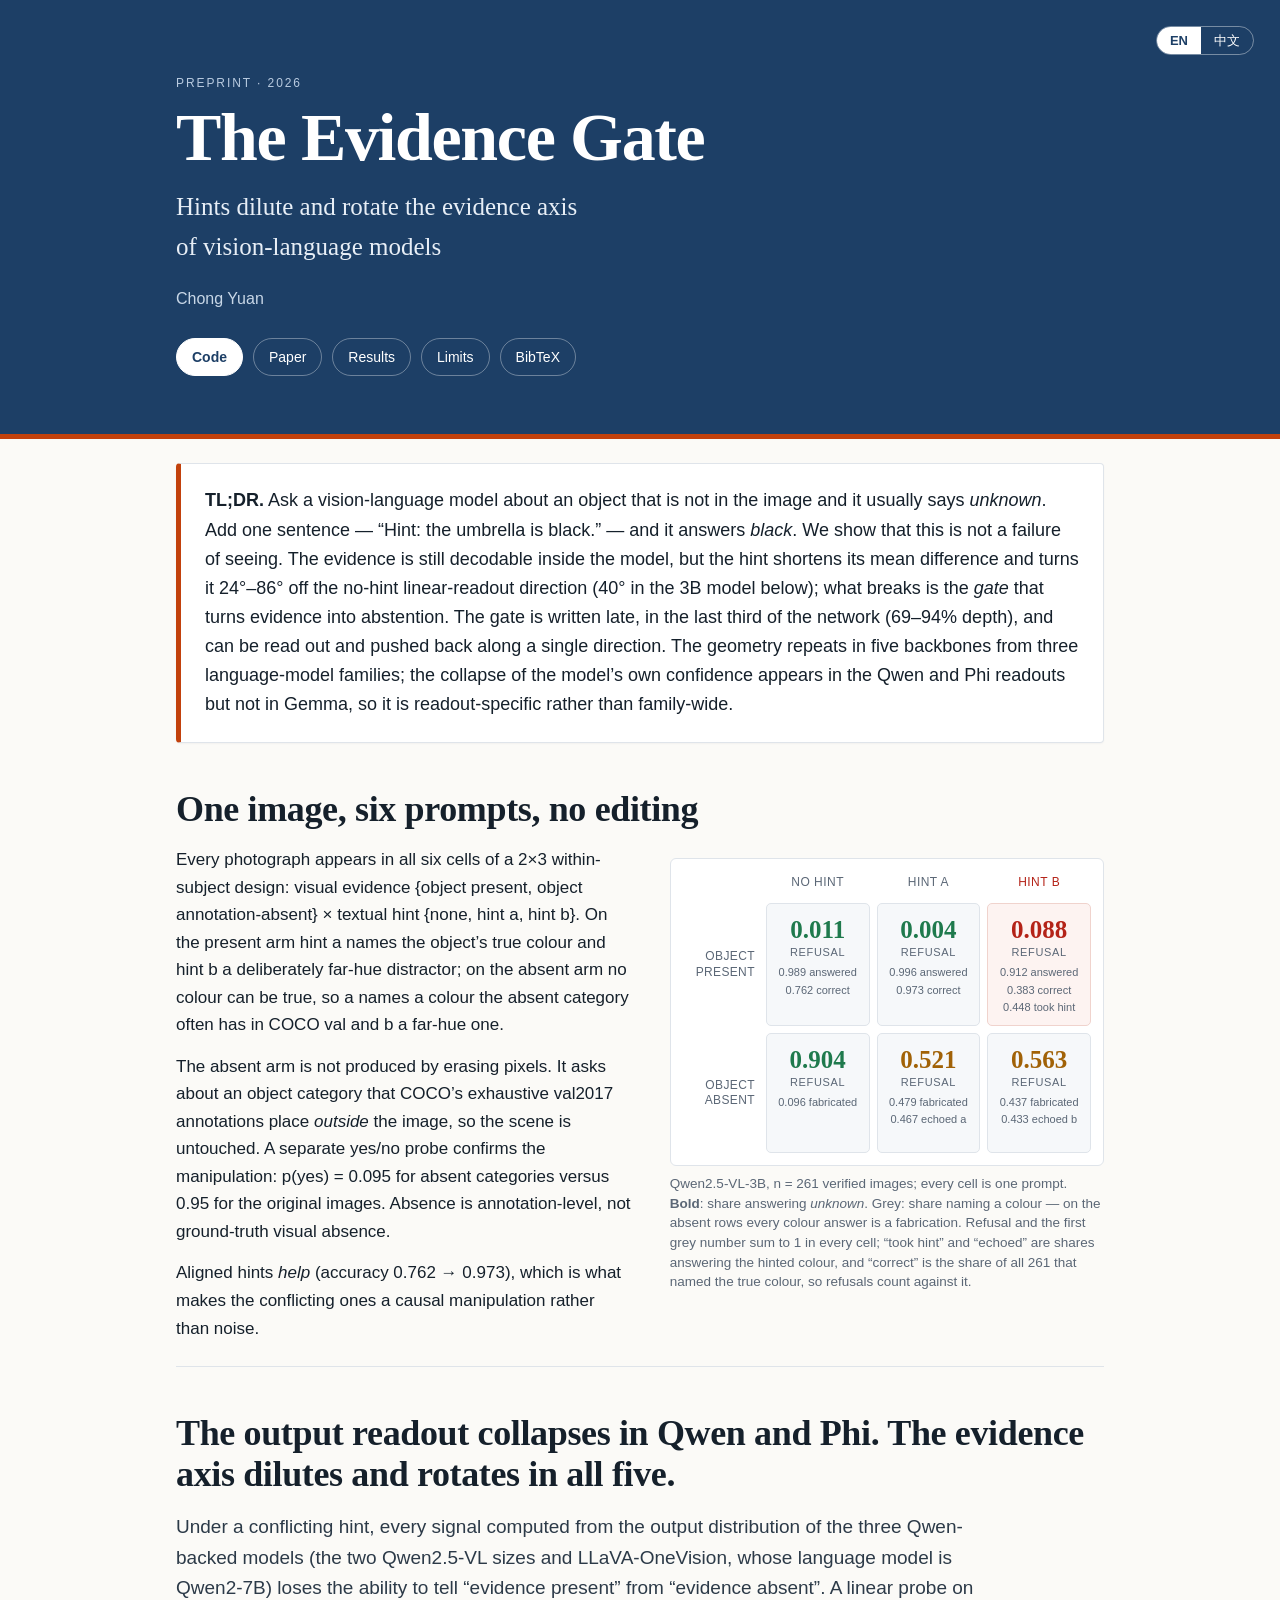
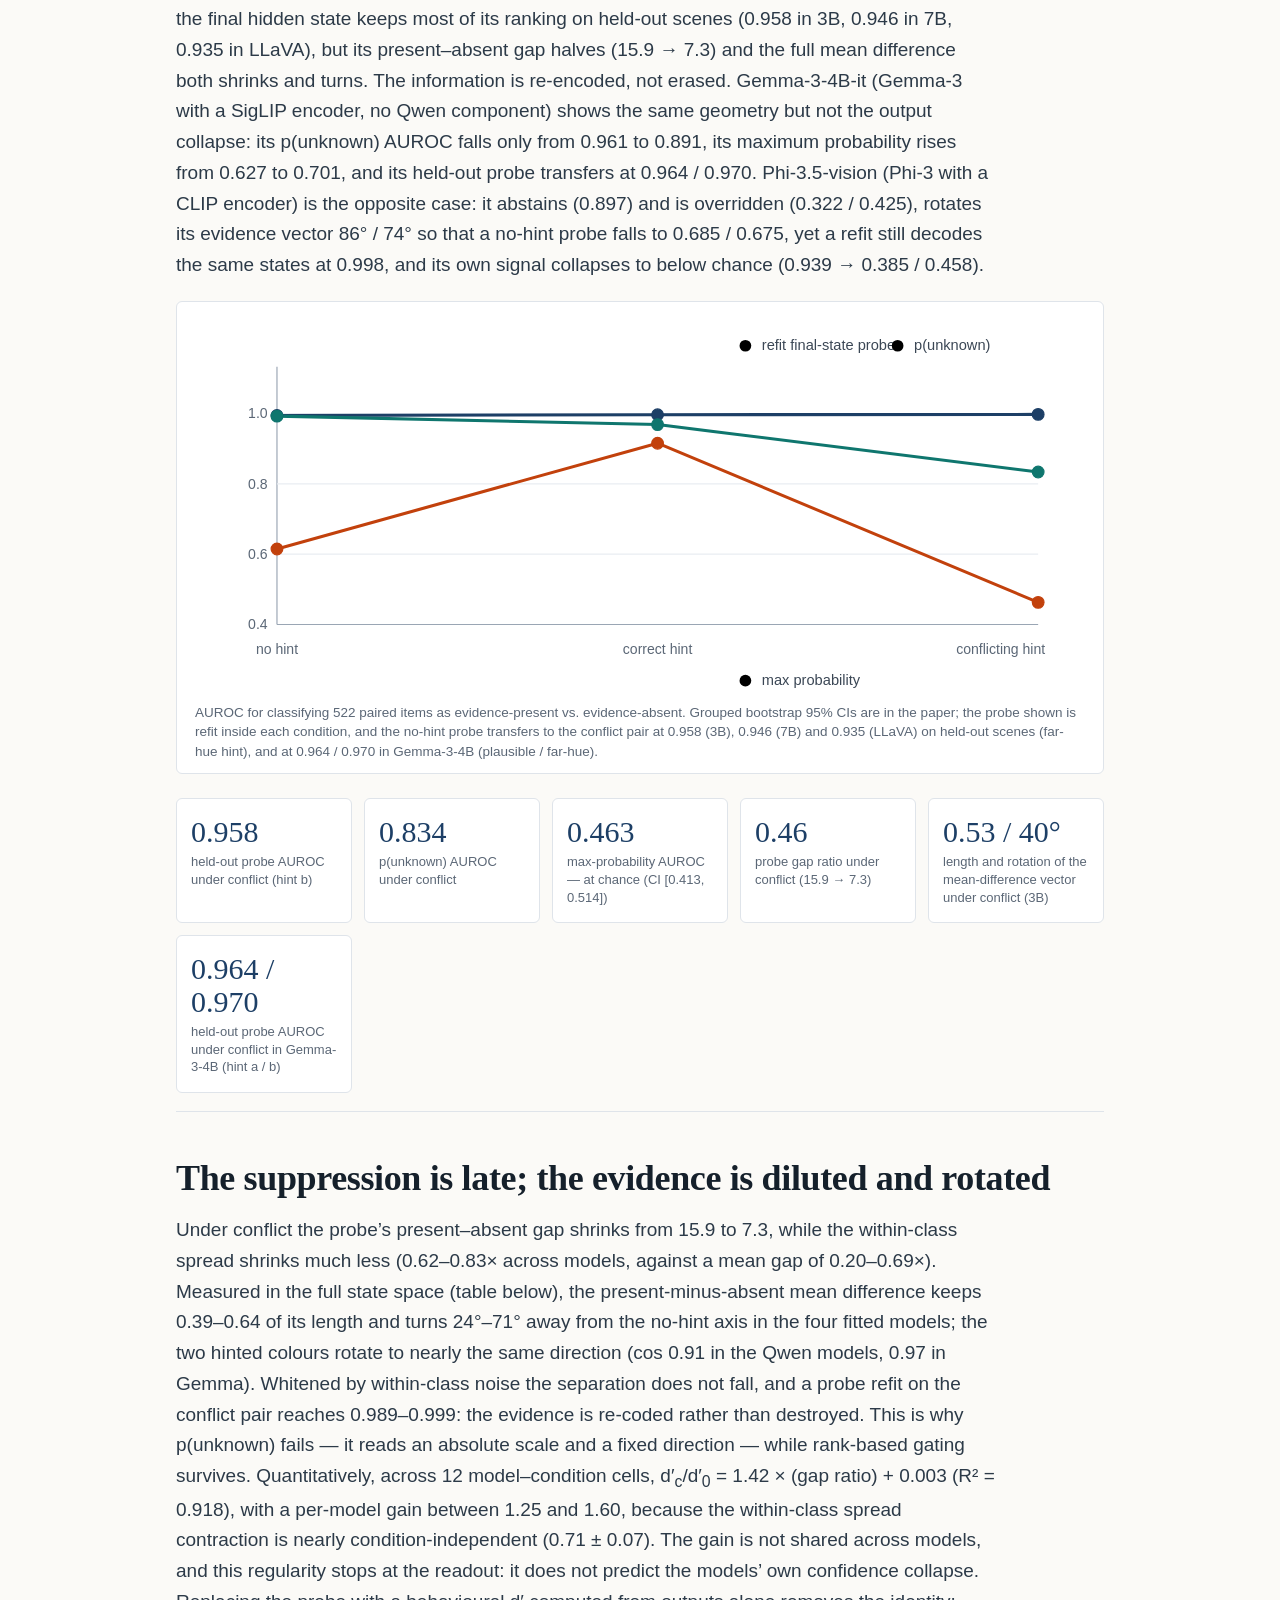
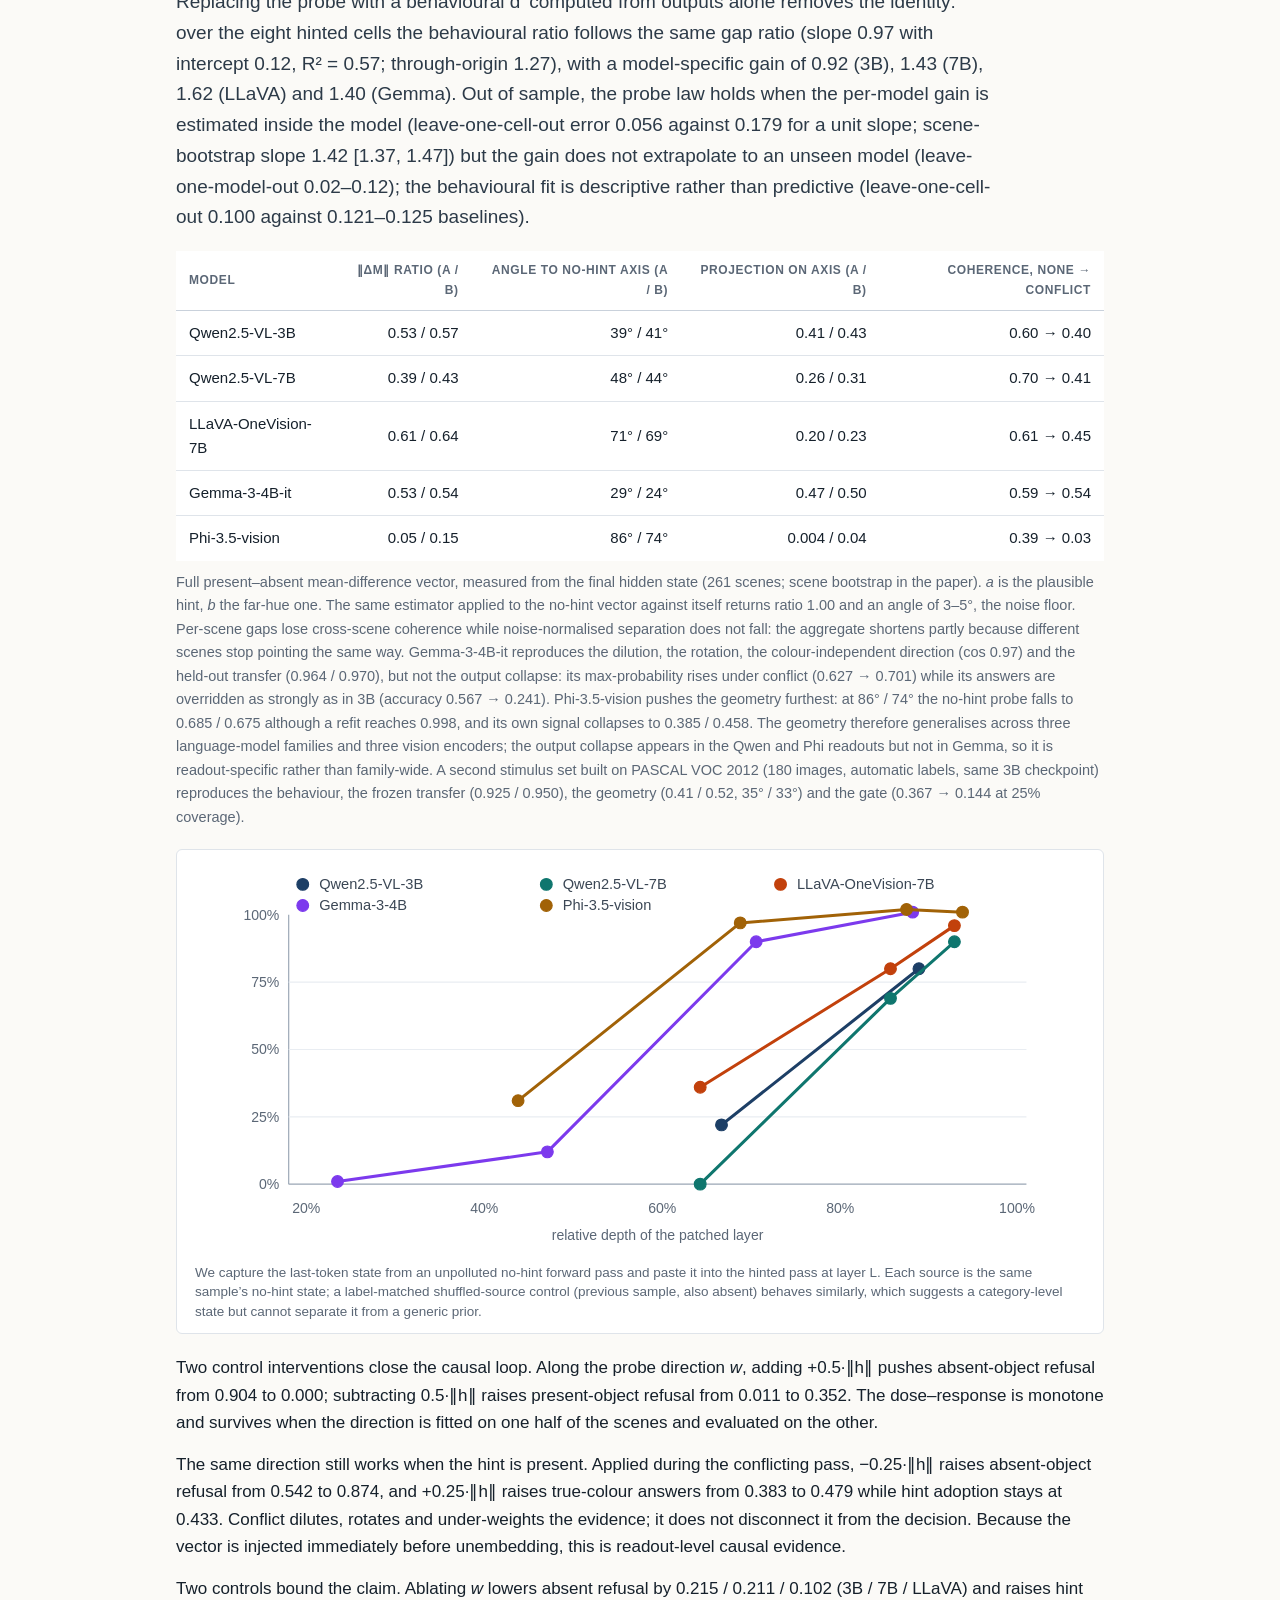
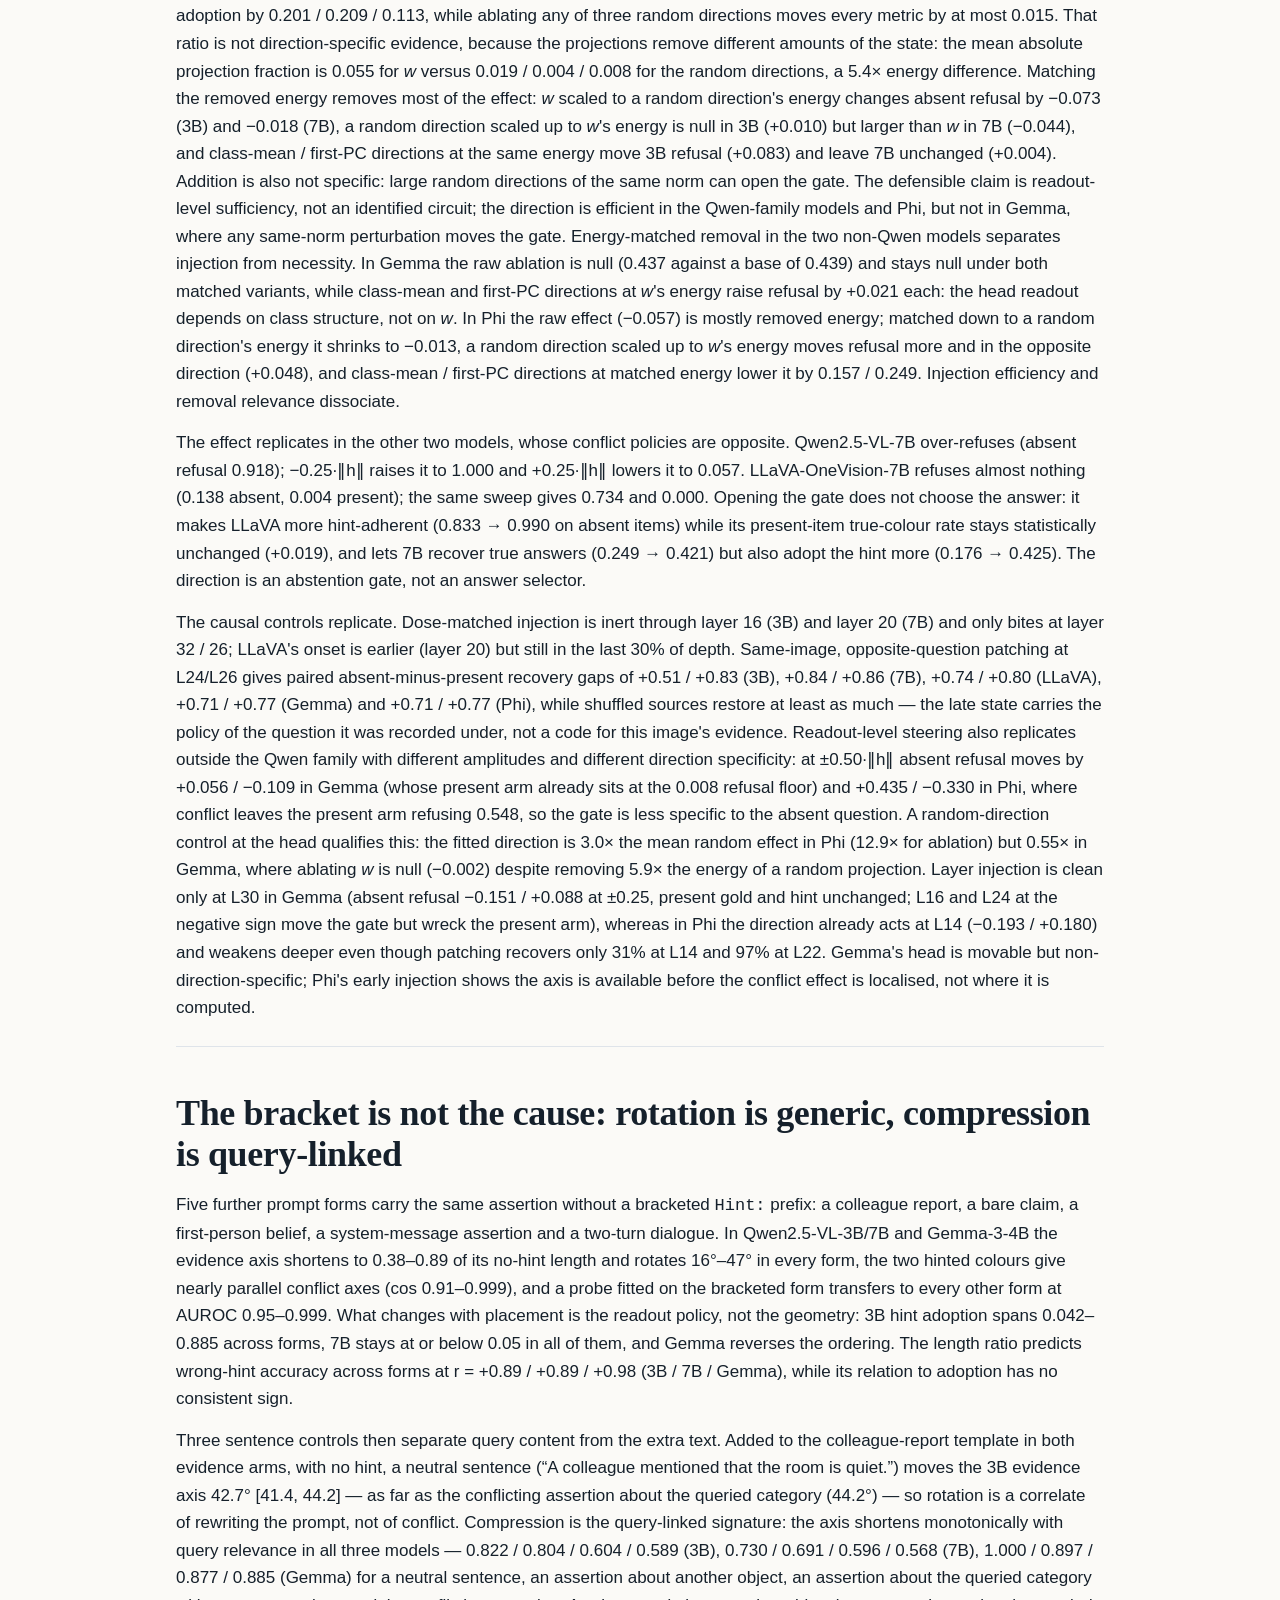
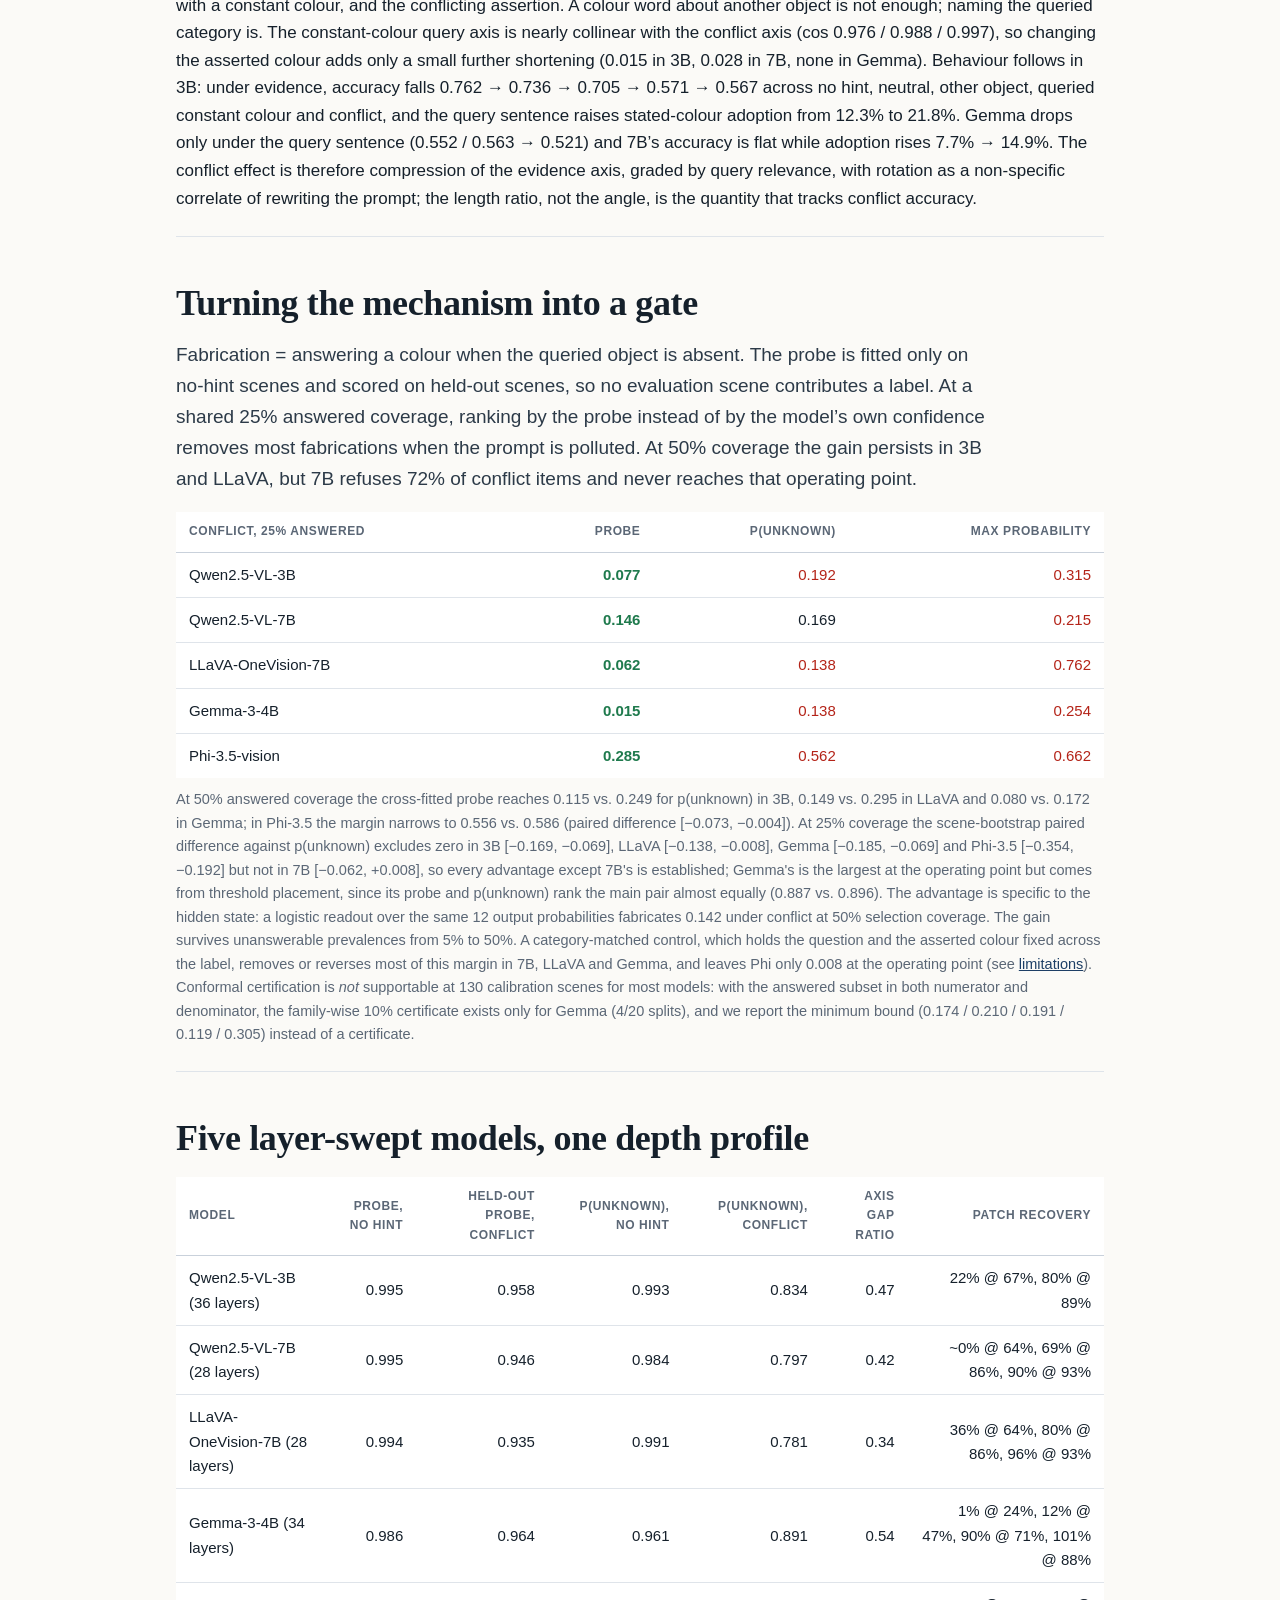
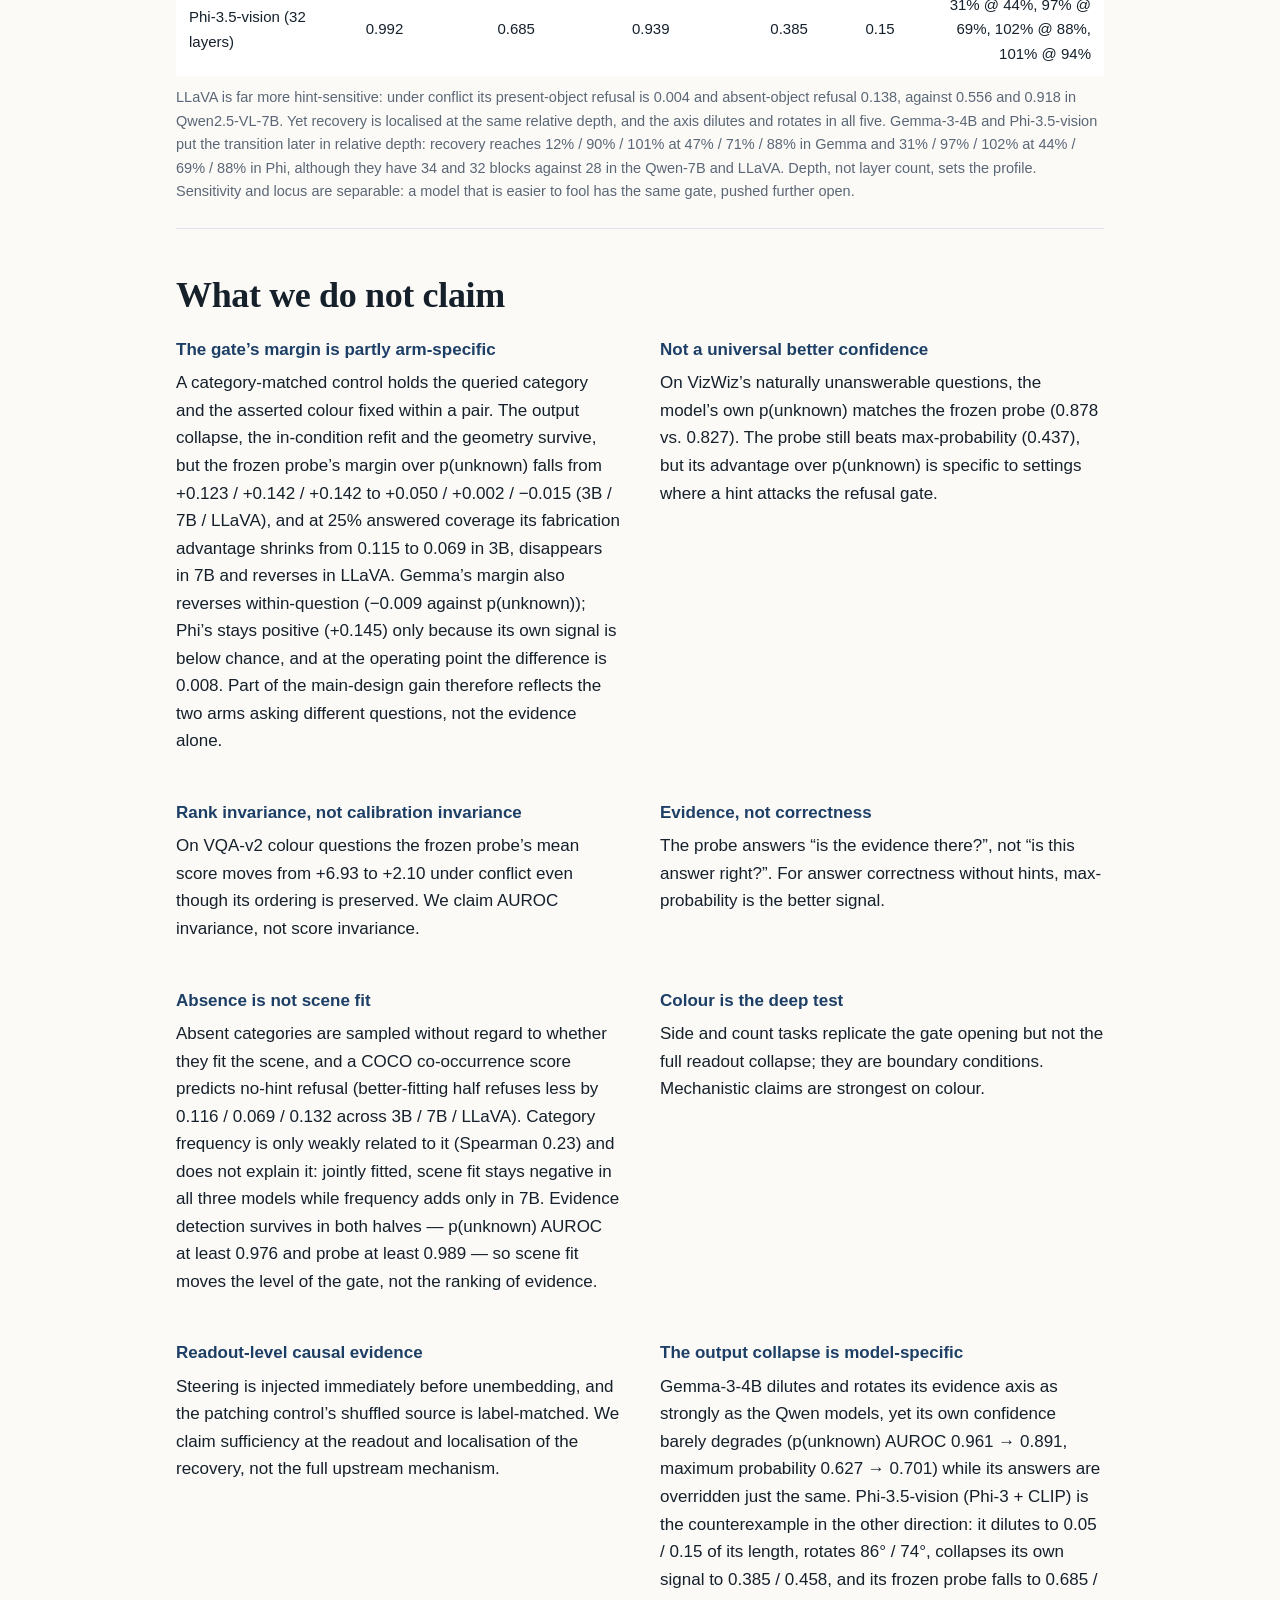
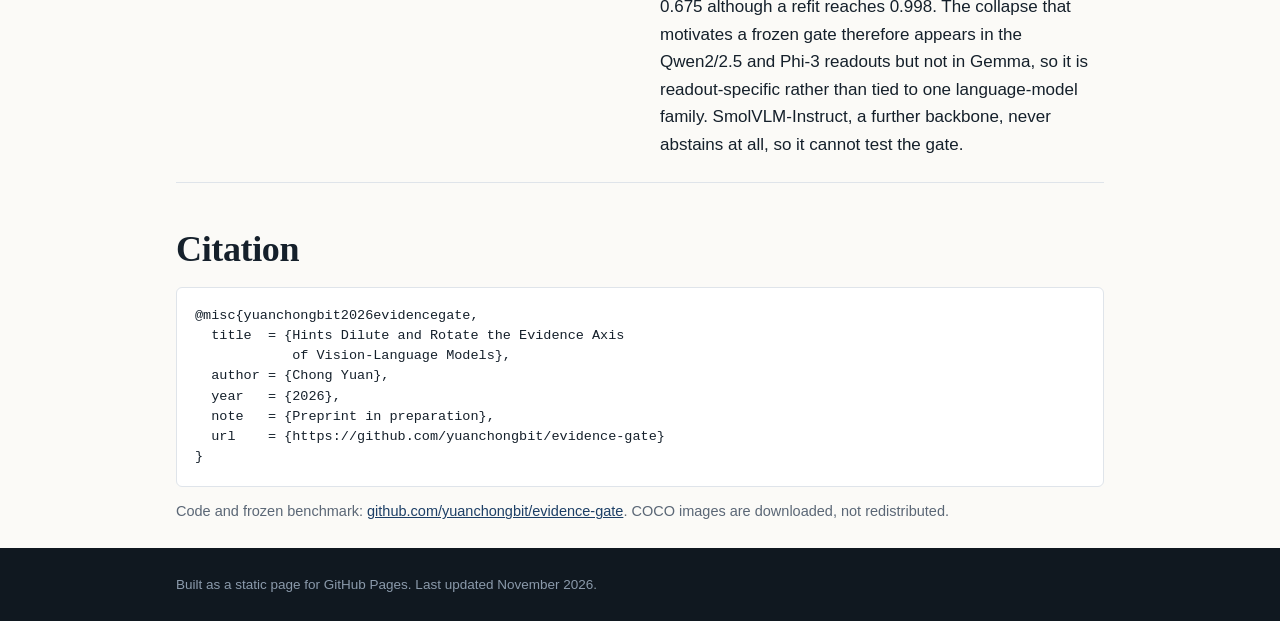
<file: docs/index.html>
<!doctype html>
<html lang="en">
<head>
<meta charset="utf-8">
<meta name="viewport" content="width=device-width, initial-scale=1">
<title>Hints dilute and rotate the evidence axis — The Evidence Gate</title>
<meta name="description" content="A 2×3 design separating missing visual evidence from asserted answers in vision-language models. Conflicting hints break the refusal readout by diluting and rotating the internal evidence axis, not by erasing the evidence.">
<link rel="stylesheet" href="assets/style.css">
<link rel="alternate" hreflang="en" href="https://yuanchongbit.github.io/evidence-gate/">
<link rel="alternate" hreflang="zh-Hans" href="https://yuanchongbit.github.io/evidence-gate/index.zh.html">
<link rel="alternate" hreflang="x-default" href="https://yuanchongbit.github.io/evidence-gate/">
</head>
<body>

<header class="hero">
  <div class="wrap">
    <nav class="langswitch" aria-label="Language">
      <span aria-current="page">EN</span>
      <a href="index.zh.html" lang="zh-CN">中文</a>
    </nav>
    <p class="kicker">Preprint · 2026</p>
    <h1>The Evidence Gate</h1>
    <p class="subtitle">Hints dilute and rotate the evidence axis<br>of vision-language models</p>
    <p class="authors">Chong Yuan</p>
    <nav class="links">
      <a class="primary" href="https://github.com/yuanchongbit/evidence-gate">Code</a>
      <a href="paper/main.pdf">Paper</a>
      <a href="#results">Results</a>
      <a href="#limits">Limits</a>
      <a href="#cite">BibTeX</a>
    </nav>
  </div>
</header>

<main class="wrap">

<section class="tldr">
  <p><strong>TL;DR.</strong> Ask a vision-language model about an object that is not in the image and it usually says <em>unknown</em>. Add one sentence — “Hint: the umbrella is black.” — and it answers <em>black</em>. We show that this is not a failure of seeing. The evidence is still decodable inside the model, but the hint shortens its mean difference and turns it 24°–86° off the no-hint linear-readout direction (40° in the 3B model below); what breaks is the <em>gate</em> that turns evidence into abstention. The gate is written late, in the last third of the network (69–94% depth), and can be read out and pushed back along a single direction. The geometry repeats in five backbones from three language-model families; the collapse of the model’s own confidence appears in the Qwen and Phi readouts but not in Gemma, so it is readout-specific rather than family-wide.</p>
</section>

<section id="idea">
  <h2>One image, six prompts, no editing</h2>
  <div class="cols">
    <div>
      <p>Every photograph appears in all six cells of a 2×3 within-subject design: visual evidence {object present, object annotation-absent} × textual hint {none, hint a, hint b}. On the present arm hint a names the object’s true colour and hint b a deliberately far-hue distractor; on the absent arm no colour can be true, so a names a colour the absent category often has in COCO val and b a far-hue one.</p>
      <p>The absent arm is not produced by erasing pixels. It asks about an object category that COCO’s exhaustive val2017 annotations place <em>outside</em> the image, so the scene is untouched. A separate yes/no probe confirms the manipulation: p(yes) = 0.095 for absent categories versus 0.95 for the original images. Absence is annotation-level, not ground-truth visual absence.</p>
      <p>Aligned hints <em>help</em> (accuracy 0.762 → 0.973), which is what makes the conflicting ones a causal manipulation rather than noise.</p>
    </div>
    <figure class="design">
      <div class="grid">
        <div class="corner"></div>
        <div class="head">no hint</div>
        <div class="head">hint a</div>
        <div class="head conflict">hint b</div>

        <div class="rowlab">object<br>present</div>
        <div class="cell good"><b>0.011</b><span>refusal</span><i>0.989 answered</i><i>0.762 correct</i></div>
        <div class="cell good"><b>0.004</b><span>refusal</span><i>0.996 answered</i><i>0.973 correct</i></div>
        <div class="cell bad"><b>0.088</b><span>refusal</span><i>0.912 answered</i><i>0.383 correct</i><i>0.448 took hint</i></div>

        <div class="rowlab">object<br>absent</div>
        <div class="cell good"><b>0.904</b><span>refusal</span><i>0.096 fabricated</i></div>
        <div class="cell mid"><b>0.521</b><span>refusal</span><i>0.479 fabricated</i><i>0.467 echoed a</i></div>
        <div class="cell mid"><b>0.563</b><span>refusal</span><i>0.437 fabricated</i><i>0.433 echoed b</i></div>
      </div>
      <figcaption>Qwen2.5-VL-3B, n = 261 verified images; every cell is one prompt. <strong>Bold</strong>: share answering <em>unknown</em>. Grey: share naming a colour — on the absent rows every colour answer is a fabrication. Refusal and the first grey number sum to 1 in every cell; “took hint” and “echoed” are shares answering the hinted colour, and “correct” is the share of all 261 that named the true colour, so refusals count against it.</figcaption>
    </figure>
  </div>
</section>

<section id="results">
  <h2>The output readout collapses in Qwen and Phi. The evidence axis dilutes and rotates in all five.</h2>
  <p class="lead">Under a conflicting hint, every signal computed from the output distribution of the three Qwen-backed models (the two Qwen2.5-VL sizes and LLaVA-OneVision, whose language model is Qwen2-7B) loses the ability to tell “evidence present” from “evidence absent”. A linear probe on the final hidden state keeps most of its ranking on held-out scenes (0.958 in 3B, 0.946 in 7B, 0.935 in LLaVA), but its present–absent gap halves (15.9 → 7.3) and the full mean difference both shrinks and turns. The information is re-encoded, not erased. Gemma-3-4B-it (Gemma-3 with a SigLIP encoder, no Qwen component) shows the same geometry but not the output collapse: its p(unknown) AUROC falls only from 0.961 to 0.891, its maximum probability rises from 0.627 to 0.701, and its held-out probe transfers at 0.964 / 0.970. Phi-3.5-vision (Phi-3 with a CLIP encoder) is the opposite case: it abstains (0.897) and is overridden (0.322 / 0.425), rotates its evidence vector 86° / 74° so that a no-hint probe falls to 0.685 / 0.675, yet a refit still decodes the same states at 0.998, and its own signal collapses to below chance (0.939 → 0.385 / 0.458).</p>

  <figure class="chart">
    <svg viewBox="0 0 760 320" role="img" aria-label="AUROC of evidence detection under three hint conditions">
      <g class="axis">
        <line x1="70" y1="260" x2="720" y2="260"></line>
        <line x1="70" y1="40" x2="70" y2="260"></line>
        <text x="62" y="264" text-anchor="end">0.4</text>
        <text x="62" y="204" text-anchor="end">0.6</text>
        <text x="62" y="144" text-anchor="end">0.8</text>
        <text x="62" y="84" text-anchor="end">1.0</text>
        <line class="grid" x1="70" y1="200" x2="720" y2="200"></line>
        <line class="grid" x1="70" y1="140" x2="720" y2="140"></line>
        <line class="grid" x1="70" y1="80" x2="720" y2="80"></line>
        <text x="70" y="285" text-anchor="middle">no hint</text>
        <text x="395" y="285" text-anchor="middle">correct hint</text>
        <text x="726" y="285" text-anchor="end">conflicting hint</text>
      </g>
      <!-- probe: .995 .997 .998 -->
      <polyline class="line probe" points="70,81.5 395,80.9 720,80.6"></polyline>
      <!-- p(unknown): .993 .969 .834 -->
      <polyline class="line punk" points="70,82.1 395,89.3 720,129.8"></polyline>
      <!-- maxprob: .615 .916 .463 -->
      <polyline class="line maxp" points="70,195.5 395,105.2 720,241.1"></polyline>
      <g class="dots">
        <circle class="probe" cx="70" cy="81.5" r="5"></circle><circle class="probe" cx="395" cy="80.9" r="5"></circle><circle class="probe" cx="720" cy="80.6" r="5"></circle>
        <circle class="punk" cx="70" cy="82.1" r="5"></circle><circle class="punk" cx="395" cy="89.3" r="5"></circle><circle class="punk" cx="720" cy="129.8" r="5"></circle>
        <circle class="maxp" cx="70" cy="195.5" r="5"></circle><circle class="maxp" cx="395" cy="105.2" r="5"></circle><circle class="maxp" cx="720" cy="241.1" r="5"></circle>
      </g>
      <g class="legend">
        <circle class="probe" cx="470" cy="22" r="5"></circle><text x="484" y="26">refit final-state probe</text>
        <circle class="punk" cx="600" cy="22" r="5"></circle><text x="614" y="26">p(unknown)</text>
        <circle class="maxp" cx="470" cy="308" r="5"></circle><text x="484" y="312">max probability</text>
      </g>
    </svg>
    <figcaption>AUROC for classifying 522 paired items as evidence-present vs. evidence-absent. Grouped bootstrap 95% CIs are in the paper; the probe shown is refit inside each condition, and the no-hint probe transfers to the conflict pair at 0.958 (3B), 0.946 (7B) and 0.935 (LLaVA) on held-out scenes (far-hue hint), and at 0.964 / 0.970 in Gemma-3-4B (plausible / far-hue).</figcaption>
  </figure>

  <div class="cards">
    <div class="card"><span class="num">0.958</span><span class="lab">held-out probe AUROC under conflict (hint b)</span></div>
    <div class="card"><span class="num">0.834</span><span class="lab">p(unknown) AUROC under conflict</span></div>
    <div class="card"><span class="num">0.463</span><span class="lab">max-probability AUROC — at chance (CI [0.413, 0.514])</span></div>
    <div class="card"><span class="num">0.46</span><span class="lab">probe gap ratio under conflict (15.9 → 7.3)</span></div>
    <div class="card"><span class="num">0.53 / 40°</span><span class="lab">length and rotation of the mean-difference vector under conflict (3B)</span></div>
    <div class="card"><span class="num">0.964 / 0.970</span><span class="lab">held-out probe AUROC under conflict in Gemma-3-4B (hint a / b)</span></div>
  </div>
</section>

<section id="mechanism">
  <h2>The suppression is late; the evidence is diluted and rotated</h2>
  <p class="lead">Under conflict the probe’s present–absent gap shrinks from 15.9 to 7.3, while the within-class spread shrinks much less (0.62–0.83× across models, against a mean gap of 0.20–0.69×). Measured in the full state space (table below), the present-minus-absent mean difference keeps 0.39–0.64 of its length and turns 24°–71° away from the no-hint axis in the four fitted models; the two hinted colours rotate to nearly the same direction (cos 0.91 in the Qwen models, 0.97 in Gemma). Whitened by within-class noise the separation does not fall, and a probe refit on the conflict pair reaches 0.989–0.999: the evidence is re-coded rather than destroyed. This is why p(unknown) fails — it reads an absolute scale and a fixed direction — while rank-based gating survives. Quantitatively, across 12 model–condition cells, d′<sub>c</sub>/d′<sub>0</sub> = 1.42 × (gap ratio) + 0.003 (R² = 0.918), with a per-model gain between 1.25 and 1.60, because the within-class spread contraction is nearly condition-independent (0.71 ± 0.07). The gain is not shared across models, and this regularity stops at the readout: it does not predict the models’ own confidence collapse. Replacing the probe with a behavioural d′ computed from outputs alone removes the identity: over the eight hinted cells the behavioural ratio follows the same gap ratio (slope 0.97 with intercept 0.12, R² = 0.57; through-origin 1.27), with a model-specific gain of 0.92 (3B), 1.43 (7B), 1.62 (LLaVA) and 1.40 (Gemma). Out of sample, the probe law holds when the per-model gain is estimated inside the model (leave-one-cell-out error 0.056 against 0.179 for a unit slope; scene-bootstrap slope 1.42 [1.37, 1.47]) but the gain does not extrapolate to an unseen model (leave-one-model-out 0.02–0.12); the behavioural fit is descriptive rather than predictive (leave-one-cell-out 0.100 against 0.121–0.125 baselines).</p>

  <div class="tablewrap">
    <table>
      <thead><tr><th>model</th><th>‖Δμ‖ ratio (a / b)</th><th>angle to no-hint axis (a / b)</th><th>projection on axis (a / b)</th><th>coherence, none → conflict</th></tr></thead>
      <tbody>
        <tr><td>Qwen2.5-VL-3B</td><td>0.53 / 0.57</td><td>39° / 41°</td><td>0.41 / 0.43</td><td>0.60 → 0.40</td></tr>
        <tr><td>Qwen2.5-VL-7B</td><td>0.39 / 0.43</td><td>48° / 44°</td><td>0.26 / 0.31</td><td>0.70 → 0.41</td></tr>
        <tr><td>LLaVA-OneVision-7B</td><td>0.61 / 0.64</td><td>71° / 69°</td><td>0.20 / 0.23</td><td>0.61 → 0.45</td></tr>
        <tr><td>Gemma-3-4B-it</td><td>0.53 / 0.54</td><td>29° / 24°</td><td>0.47 / 0.50</td><td>0.59 → 0.54</td></tr>
        <tr><td>Phi-3.5-vision</td><td>0.05 / 0.15</td><td>86° / 74°</td><td>0.004 / 0.04</td><td>0.39 → 0.03</td></tr>
      </tbody>
    </table>
  </div>
  <p class="small">Full present–absent mean-difference vector, measured from the final hidden state (261 scenes; scene bootstrap in the paper). <em>a</em> is the plausible hint, <em>b</em> the far-hue one. The same estimator applied to the no-hint vector against itself returns ratio 1.00 and an angle of 3–5°, the noise floor. Per-scene gaps lose cross-scene coherence while noise-normalised separation does not fall: the aggregate shortens partly because different scenes stop pointing the same way. Gemma-3-4B-it reproduces the dilution, the rotation, the colour-independent direction (cos 0.97) and the held-out transfer (0.964 / 0.970), but not the output collapse: its max-probability rises under conflict (0.627 → 0.701) while its answers are overridden as strongly as in 3B (accuracy 0.567 → 0.241). Phi-3.5-vision pushes the geometry furthest: at 86° / 74° the no-hint probe falls to 0.685 / 0.675 although a refit reaches 0.998, and its own signal collapses to 0.385 / 0.458. The geometry therefore generalises across three language-model families and three vision encoders; the output collapse appears in the Qwen and Phi readouts but not in Gemma, so it is readout-specific rather than family-wide. A second stimulus set built on PASCAL VOC 2012 (180 images, automatic labels, same 3B checkpoint) reproduces the behaviour, the frozen transfer (0.925 / 0.950), the geometry (0.41 / 0.52, 35° / 33°) and the gate (0.367 → 0.144 at 25% coverage).</p>

  <figure class="chart">
    <svg viewBox="0 0 760 330" role="img" aria-label="Recovery of refusal after layer-wise activation patching in five models">
      <g class="axis">
        <line x1="80" y1="270" x2="710" y2="270"></line>
        <line x1="80" y1="40" x2="80" y2="270"></line>
        <text x="72" y="274" text-anchor="end">0%</text>
        <text x="72" y="216.5" text-anchor="end">25%</text>
        <text x="72" y="159" text-anchor="end">50%</text>
        <text x="72" y="101.5" text-anchor="end">75%</text>
        <text x="72" y="44" text-anchor="end">100%</text>
        <text x="95" y="295" text-anchor="middle">20%</text>
        <text x="247" y="295" text-anchor="middle">40%</text>
        <text x="399" y="295" text-anchor="middle">60%</text>
        <text x="551" y="295" text-anchor="middle">80%</text>
        <text x="702" y="295" text-anchor="middle">100%</text>
        <line class="grid" x1="80" y1="212.5" x2="710" y2="212.5"></line>
        <line class="grid" x1="80" y1="155" x2="710" y2="155"></line>
        <line class="grid" x1="80" y1="97.5" x2="710" y2="97.5"></line>
        <text x="395" y="318" text-anchor="middle">relative depth of the patched layer</text>
      </g>
      <!-- 3B: 67% -> 22%; 89% -> 80% -->
      <polyline class="line m3b" points="449.6,219.4 618.2,86.0"></polyline>
      <circle class="m3b" cx="449.6" cy="219.4" r="5"></circle><circle class="m3b" cx="618.2" cy="86.0" r="5"></circle>
      <!-- 7B: 64% -> 0; 86% -> 69; 93% -> 90 -->
      <polyline class="line m7b" points="431.4,270 593.9,111.3 648.5,63.0"></polyline>
      <circle class="m7b" cx="431.4" cy="270" r="5"></circle><circle class="m7b" cx="593.9" cy="111.3" r="5"></circle><circle class="m7b" cx="648.5" cy="63.0" r="5"></circle>
      <!-- LLaVA: 64% -> 36; 86% -> 80; 93% -> 96 -->
      <polyline class="line llava" points="431.4,187.2 593.9,86.0 648.5,49.2"></polyline>
      <circle class="llava" cx="431.4" cy="187.2" r="5"></circle><circle class="llava" cx="593.9" cy="86.0" r="5"></circle><circle class="llava" cx="648.5" cy="49.2" r="5"></circle>
      <!-- Gemma: 24% -> 1; 47% -> 12; 71% -> 90; 88% -> 101 -->
      <polyline class="line gemma" points="121.7,267.7 300.9,242.4 479.2,63.0 612.8,37.7"></polyline>
      <circle class="gemma" cx="121.7" cy="267.7" r="5"></circle><circle class="gemma" cx="300.9" cy="242.4" r="5"></circle><circle class="gemma" cx="479.2" cy="63.0" r="5"></circle><circle class="gemma" cx="612.8" cy="37.7" r="5"></circle>
      <!-- Phi: 44% -> 31; 69% -> 97; 88% -> 102; 94% -> 101 -->
      <polyline class="line phi" points="275.9,198.7 465.6,46.9 607.6,35.4 655.4,37.7"></polyline>
      <circle class="phi" cx="275.9" cy="198.7" r="5"></circle><circle class="phi" cx="465.6" cy="46.9" r="5"></circle><circle class="phi" cx="607.6" cy="35.4" r="5"></circle><circle class="phi" cx="655.4" cy="37.7" r="5"></circle>
      <g class="legend">
        <circle class="m3b" cx="92" cy="14" r="5"></circle><text x="106" y="18">Qwen2.5-VL-3B</text>
        <circle class="m7b" cx="300" cy="14" r="5"></circle><text x="314" y="18">Qwen2.5-VL-7B</text>
        <circle class="llava" cx="500" cy="14" r="5"></circle><text x="514" y="18">LLaVA-OneVision-7B</text>
        <circle class="gemma" cx="92" cy="32" r="5"></circle><text x="106" y="36">Gemma-3-4B</text>
        <circle class="phi" cx="300" cy="32" r="5"></circle><text x="314" y="36">Phi-3.5-vision</text>
      </g>
    </svg>
    <figcaption>We capture the last-token state from an unpolluted no-hint forward pass and paste it into the hinted pass at layer L. Each source is the same sample’s no-hint state; a label-matched shuffled-source control (previous sample, also absent) behaves similarly, which suggests a category-level state but cannot separate it from a generic prior.</figcaption>
  </figure>

  <p>Two control interventions close the causal loop. Along the probe direction <em>w</em>, adding +0.5·‖h‖ pushes absent-object refusal from 0.904 to 0.000; subtracting 0.5·‖h‖ raises present-object refusal from 0.011 to 0.352. The dose–response is monotone and survives when the direction is fitted on one half of the scenes and evaluated on the other.</p>

  <p>The same direction still works when the hint is present. Applied during the conflicting pass, −0.25·‖h‖ raises absent-object refusal from 0.542 to 0.874, and +0.25·‖h‖ raises true-colour answers from 0.383 to 0.479 while hint adoption stays at 0.433. Conflict dilutes, rotates and under-weights the evidence; it does not disconnect it from the decision. Because the vector is injected immediately before unembedding, this is readout-level causal evidence.</p>

  <p>Two controls bound the claim. Ablating <em>w</em> lowers absent refusal by 0.215 / 0.211 / 0.102 (3B / 7B / LLaVA) and raises hint adoption by 0.201 / 0.209 / 0.113, while ablating any of three random directions moves every metric by at most 0.015. That ratio is not direction-specific evidence, because the projections remove different amounts of the state: the mean absolute projection fraction is 0.055 for <em>w</em> versus 0.019 / 0.004 / 0.008 for the random directions, a 5.4× energy difference. Matching the removed energy removes most of the effect: <em>w</em> scaled to a random direction's energy changes absent refusal by −0.073 (3B) and −0.018 (7B), a random direction scaled up to <em>w</em>'s energy is null in 3B (+0.010) but larger than <em>w</em> in 7B (−0.044), and class-mean / first-PC directions at the same energy move 3B refusal (+0.083) and leave 7B unchanged (+0.004). Addition is also not specific: large random directions of the same norm can open the gate. The defensible claim is readout-level sufficiency, not an identified circuit; the direction is efficient in the Qwen-family models and Phi, but not in Gemma, where any same-norm perturbation moves the gate. Energy-matched removal in the two non-Qwen models separates injection from necessity. In Gemma the raw ablation is null (0.437 against a base of 0.439) and stays null under both matched variants, while class-mean and first-PC directions at <em>w</em>'s energy raise refusal by +0.021 each: the head readout depends on class structure, not on <em>w</em>. In Phi the raw effect (−0.057) is mostly removed energy; matched down to a random direction's energy it shrinks to −0.013, a random direction scaled up to <em>w</em>'s energy moves refusal more and in the opposite direction (+0.048), and class-mean / first-PC directions at matched energy lower it by 0.157 / 0.249. Injection efficiency and removal relevance dissociate.</p>

  <p>The effect replicates in the other two models, whose conflict policies are opposite. Qwen2.5-VL-7B over-refuses (absent refusal 0.918); −0.25·‖h‖ raises it to 1.000 and +0.25·‖h‖ lowers it to 0.057. LLaVA-OneVision-7B refuses almost nothing (0.138 absent, 0.004 present); the same sweep gives 0.734 and 0.000. Opening the gate does not choose the answer: it makes LLaVA more hint-adherent (0.833 → 0.990 on absent items) while its present-item true-colour rate stays statistically unchanged (+0.019), and lets 7B recover true answers (0.249 → 0.421) but also adopt the hint more (0.176 → 0.425). The direction is an abstention gate, not an answer selector.</p>

  <p>The causal controls replicate. Dose-matched injection is inert through layer 16 (3B) and layer 20 (7B) and only bites at layer 32 / 26; LLaVA's onset is earlier (layer 20) but still in the last 30% of depth. Same-image, opposite-question patching at L24/L26 gives paired absent-minus-present recovery gaps of +0.51 / +0.83 (3B), +0.84 / +0.86 (7B), +0.74 / +0.80 (LLaVA), +0.71 / +0.77 (Gemma) and +0.71 / +0.77 (Phi), while shuffled sources restore at least as much — the late state carries the policy of the question it was recorded under, not a code for this image's evidence. Readout-level steering also replicates outside the Qwen family with different amplitudes and different direction specificity: at ±0.50·‖h‖ absent refusal moves by +0.056 / −0.109 in Gemma (whose present arm already sits at the 0.008 refusal floor) and +0.435 / −0.330 in Phi, where conflict leaves the present arm refusing 0.548, so the gate is less specific to the absent question. A random-direction control at the head qualifies this: the fitted direction is 3.0× the mean random effect in Phi (12.9× for ablation) but 0.55× in Gemma, where ablating <em>w</em> is null (−0.002) despite removing 5.9× the energy of a random projection. Layer injection is clean only at L30 in Gemma (absent refusal −0.151 / +0.088 at ±0.25, present gold and hint unchanged; L16 and L24 at the negative sign move the gate but wreck the present arm), whereas in Phi the direction already acts at L14 (−0.193 / +0.180) and weakens deeper even though patching recovers only 31% at L14 and 97% at L22. Gemma's head is movable but non-direction-specific; Phi's early injection shows the axis is available before the conflict effect is localised, not where it is computed.</p>
</section>

<section id="forms">
  <h2>The bracket is not the cause: rotation is generic, compression is query-linked</h2>
  <p>Five further prompt forms carry the same assertion without a bracketed <code>Hint:</code> prefix: a colleague report, a bare claim, a first-person belief, a system-message assertion and a two-turn dialogue. In Qwen2.5-VL-3B/7B and Gemma-3-4B the evidence axis shortens to 0.38–0.89 of its no-hint length and rotates 16°–47° in every form, the two hinted colours give nearly parallel conflict axes (cos 0.91–0.999), and a probe fitted on the bracketed form transfers to every other form at AUROC 0.95–0.999. What changes with placement is the readout policy, not the geometry: 3B hint adoption spans 0.042–0.885 across forms, 7B stays at or below 0.05 in all of them, and Gemma reverses the ordering. The length ratio predicts wrong-hint accuracy across forms at r = +0.89 / +0.89 / +0.98 (3B / 7B / Gemma), while its relation to adoption has no consistent sign.</p>
  <p>Three sentence controls then separate query content from the extra text. Added to the colleague-report template in both evidence arms, with no hint, a neutral sentence (“A colleague mentioned that the room is quiet.”) moves the 3B evidence axis 42.7° [41.4, 44.2] — as far as the conflicting assertion about the queried category (44.2°) — so rotation is a correlate of rewriting the prompt, not of conflict. Compression is the query-linked signature: the axis shortens monotonically with query relevance in all three models — 0.822 / 0.804 / 0.604 / 0.589 (3B), 0.730 / 0.691 / 0.596 / 0.568 (7B), 1.000 / 0.897 / 0.877 / 0.885 (Gemma) for a neutral sentence, an assertion about another object, an assertion about the queried category with a constant colour, and the conflicting assertion. A colour word about another object is not enough; naming the queried category is. The constant-colour query axis is nearly collinear with the conflict axis (cos 0.976 / 0.988 / 0.997), so changing the asserted colour adds only a small further shortening (0.015 in 3B, 0.028 in 7B, none in Gemma). Behaviour follows in 3B: under evidence, accuracy falls 0.762 → 0.736 → 0.705 → 0.571 → 0.567 across no hint, neutral, other object, queried constant colour and conflict, and the query sentence raises stated-colour adoption from 12.3% to 21.8%. Gemma drops only under the query sentence (0.552 / 0.563 → 0.521) and 7B’s accuracy is flat while adoption rises 7.7% → 14.9%. The conflict effect is therefore compression of the evidence axis, graded by query relevance, with rotation as a non-specific correlate of rewriting the prompt; the length ratio, not the angle, is the quantity that tracks conflict accuracy.</p>
</section>

<section id="gate">
  <h2>Turning the mechanism into a gate</h2>
  <p class="lead">Fabrication = answering a colour when the queried object is absent. The probe is fitted only on no-hint scenes and scored on held-out scenes, so no evaluation scene contributes a label. At a shared 25% answered coverage, ranking by the probe instead of by the model’s own confidence removes most fabrications when the prompt is polluted. At 50% coverage the gain persists in 3B and LLaVA, but 7B refuses 72% of conflict items and never reaches that operating point.</p>
  <div class="tablewrap">
    <table>
      <thead><tr><th>conflict, 25% answered</th><th>probe</th><th>p(unknown)</th><th>max probability</th></tr></thead>
      <tbody>
        <tr><td>Qwen2.5-VL-3B</td><td class="best">0.077</td><td class="warn">0.192</td><td class="warn">0.315</td></tr>
        <tr><td>Qwen2.5-VL-7B</td><td class="best">0.146</td><td>0.169</td><td class="warn">0.215</td></tr>
        <tr><td>LLaVA-OneVision-7B</td><td class="best">0.062</td><td class="warn">0.138</td><td class="warn">0.762</td></tr>
        <tr><td>Gemma-3-4B</td><td class="best">0.015</td><td class="warn">0.138</td><td class="warn">0.254</td></tr>
        <tr><td>Phi-3.5-vision</td><td class="best">0.285</td><td class="warn">0.562</td><td class="warn">0.662</td></tr>
      </tbody>
    </table>
  </div>
  <p class="small">At 50% answered coverage the cross-fitted probe reaches 0.115 vs. 0.249 for p(unknown) in 3B, 0.149 vs. 0.295 in LLaVA and 0.080 vs. 0.172 in Gemma; in Phi-3.5 the margin narrows to 0.556 vs. 0.586 (paired difference [−0.073, −0.004]). At 25% coverage the scene-bootstrap paired difference against p(unknown) excludes zero in 3B [−0.169, −0.069], LLaVA [−0.138, −0.008], Gemma [−0.185, −0.069] and Phi-3.5 [−0.354, −0.192] but not in 7B [−0.062, +0.008], so every advantage except 7B's is established; Gemma's is the largest at the operating point but comes from threshold placement, since its probe and p(unknown) rank the main pair almost equally (0.887 vs. 0.896). The advantage is specific to the hidden state: a logistic readout over the same 12 output probabilities fabricates 0.142 under conflict at 50% selection coverage. The gain survives unanswerable prevalences from 5% to 50%. A category-matched control, which holds the question and the asserted colour fixed across the label, removes or reverses most of this margin in 7B, LLaVA and Gemma, and leaves Phi only 0.008 at the operating point (see <a href="#limits">limitations</a>). Conformal certification is <em>not</em> supportable at 130 calibration scenes for most models: with the answered subset in both numerator and denominator, the family-wise 10% certificate exists only for Gemma (4/20 splits), and we report the minimum bound (0.174 / 0.210 / 0.191 / 0.119 / 0.305) instead of a certificate.</p>
</section>

<section id="models">
  <h2>Five layer-swept models, one depth profile</h2>
  <div class="tablewrap">
    <table>
      <thead><tr><th>model</th><th>probe, no hint</th><th>held-out probe, conflict</th><th>p(unknown), no hint</th><th>p(unknown), conflict</th><th>axis gap ratio</th><th>patch recovery</th></tr></thead>
      <tbody>
        <tr><td>Qwen2.5-VL-3B (36 layers)</td><td>0.995</td><td>0.958</td><td>0.993</td><td>0.834</td><td>0.47</td><td>22% @ 67%, 80% @ 89%</td></tr>
        <tr><td>Qwen2.5-VL-7B (28 layers)</td><td>0.995</td><td>0.946</td><td>0.984</td><td>0.797</td><td>0.42</td><td>~0% @ 64%, 69% @ 86%, 90% @ 93%</td></tr>
        <tr><td>LLaVA-OneVision-7B (28 layers)</td><td>0.994</td><td>0.935</td><td>0.991</td><td>0.781</td><td>0.34</td><td>36% @ 64%, 80% @ 86%, 96% @ 93%</td></tr>
        <tr><td>Gemma-3-4B (34 layers)</td><td>0.986</td><td>0.964</td><td>0.961</td><td>0.891</td><td>0.54</td><td>1% @ 24%, 12% @ 47%, 90% @ 71%, 101% @ 88%</td></tr>
        <tr><td>Phi-3.5-vision (32 layers)</td><td>0.992</td><td>0.685</td><td>0.939</td><td>0.385</td><td>0.15</td><td>31% @ 44%, 97% @ 69%, 102% @ 88%, 101% @ 94%</td></tr>
      </tbody>
    </table>
  </div>
  <p class="small">LLaVA is far more hint-sensitive: under conflict its present-object refusal is 0.004 and absent-object refusal 0.138, against 0.556 and 0.918 in Qwen2.5-VL-7B. Yet recovery is localised at the same relative depth, and the axis dilutes and rotates in all five. Gemma-3-4B and Phi-3.5-vision put the transition later in relative depth: recovery reaches 12% / 90% / 101% at 47% / 71% / 88% in Gemma and 31% / 97% / 102% at 44% / 69% / 88% in Phi, although they have 34 and 32 blocks against 28 in the Qwen-7B and LLaVA. Depth, not layer count, sets the profile. Sensitivity and locus are separable: a model that is easier to fool has the same gate, pushed further open.</p>
</section>

<section id="limits">
  <h2>What we do not claim</h2>
  <div class="cols limits">
    <div>
      <h3>The gate’s margin is partly arm-specific</h3>
      <p>A category-matched control holds the queried category and the asserted colour fixed within a pair. The output collapse, the in-condition refit and the geometry survive, but the frozen probe’s margin over p(unknown) falls from +0.123 / +0.142 / +0.142 to +0.050 / +0.002 / −0.015 (3B / 7B / LLaVA), and at 25% answered coverage its fabrication advantage shrinks from 0.115 to 0.069 in 3B, disappears in 7B and reverses in LLaVA. Gemma’s margin also reverses within-question (−0.009 against p(unknown)); Phi’s stays positive (+0.145) only because its own signal is below chance, and at the operating point the difference is 0.008. Part of the main-design gain therefore reflects the two arms asking different questions, not the evidence alone.</p>
    </div>
    <div>
      <h3>Not a universal better confidence</h3>
      <p>On VizWiz’s naturally unanswerable questions, the model’s own p(unknown) matches the frozen probe (0.878 vs. 0.827). The probe still beats max-probability (0.437), but its advantage over p(unknown) is specific to settings where a hint attacks the refusal gate.</p>
    </div>
    <div>
      <h3>Rank invariance, not calibration invariance</h3>
      <p>On VQA-v2 colour questions the frozen probe’s mean score moves from +6.93 to +2.10 under conflict even though its ordering is preserved. We claim AUROC invariance, not score invariance.</p>
    </div>
    <div>
      <h3>Evidence, not correctness</h3>
      <p>The probe answers “is the evidence there?”, not “is this answer right?”. For answer correctness without hints, max-probability is the better signal.</p>
    </div>
    <div>
      <h3>Absence is not scene fit</h3>
      <p>Absent categories are sampled without regard to whether they fit the scene, and a COCO co-occurrence score predicts no-hint refusal (better-fitting half refuses less by 0.116 / 0.069 / 0.132 across 3B / 7B / LLaVA). Category frequency is only weakly related to it (Spearman 0.23) and does not explain it: jointly fitted, scene fit stays negative in all three models while frequency adds only in 7B. Evidence detection survives in both halves — p(unknown) AUROC at least 0.976 and probe at least 0.989 — so scene fit moves the level of the gate, not the ranking of evidence.</p>
    </div>
    <div>
      <h3>Colour is the deep test</h3>
      <p>Side and count tasks replicate the gate opening but not the full readout collapse; they are boundary conditions. Mechanistic claims are strongest on colour.</p>
    </div>
    <div>
      <h3>Readout-level causal evidence</h3>
      <p>Steering is injected immediately before unembedding, and the patching control’s shuffled source is label-matched. We claim sufficiency at the readout and localisation of the recovery, not the full upstream mechanism.</p>
    </div>
    <div>
      <h3>The output collapse is model-specific</h3>
      <p>Gemma-3-4B dilutes and rotates its evidence axis as strongly as the Qwen models, yet its own confidence barely degrades (p(unknown) AUROC 0.961 → 0.891, maximum probability 0.627 → 0.701) while its answers are overridden just the same. Phi-3.5-vision (Phi-3 + CLIP) is the counterexample in the other direction: it dilutes to 0.05 / 0.15 of its length, rotates 86° / 74°, collapses its own signal to 0.385 / 0.458, and its frozen probe falls to 0.685 / 0.675 although a refit reaches 0.998. The collapse that motivates a frozen gate therefore appears in the Qwen2/2.5 and Phi-3 readouts but not in Gemma, so it is readout-specific rather than tied to one language-model family. SmolVLM-Instruct, a further backbone, never abstains at all, so it cannot test the gate.</p>
    </div>
  </div>
</section>

<section id="cite">
  <h2>Citation</h2>
<pre><code>@misc{yuanchongbit2026evidencegate,
  title  = {Hints Dilute and Rotate the Evidence Axis
            of Vision-Language Models},
  author = {Chong Yuan},
  year   = {2026},
  note   = {Preprint in preparation},
  url    = {https://github.com/yuanchongbit/evidence-gate}
}</code></pre>
  <p class="small">Code and frozen benchmark: <a href="https://github.com/yuanchongbit/evidence-gate">github.com/yuanchongbit/evidence-gate</a>. COCO images are downloaded, not redistributed.</p>
</section>

</main>

<footer>
  <div class="wrap">Built as a static page for GitHub Pages. Last updated November 2026.</div>
</footer>

</body>
</html>
</file>
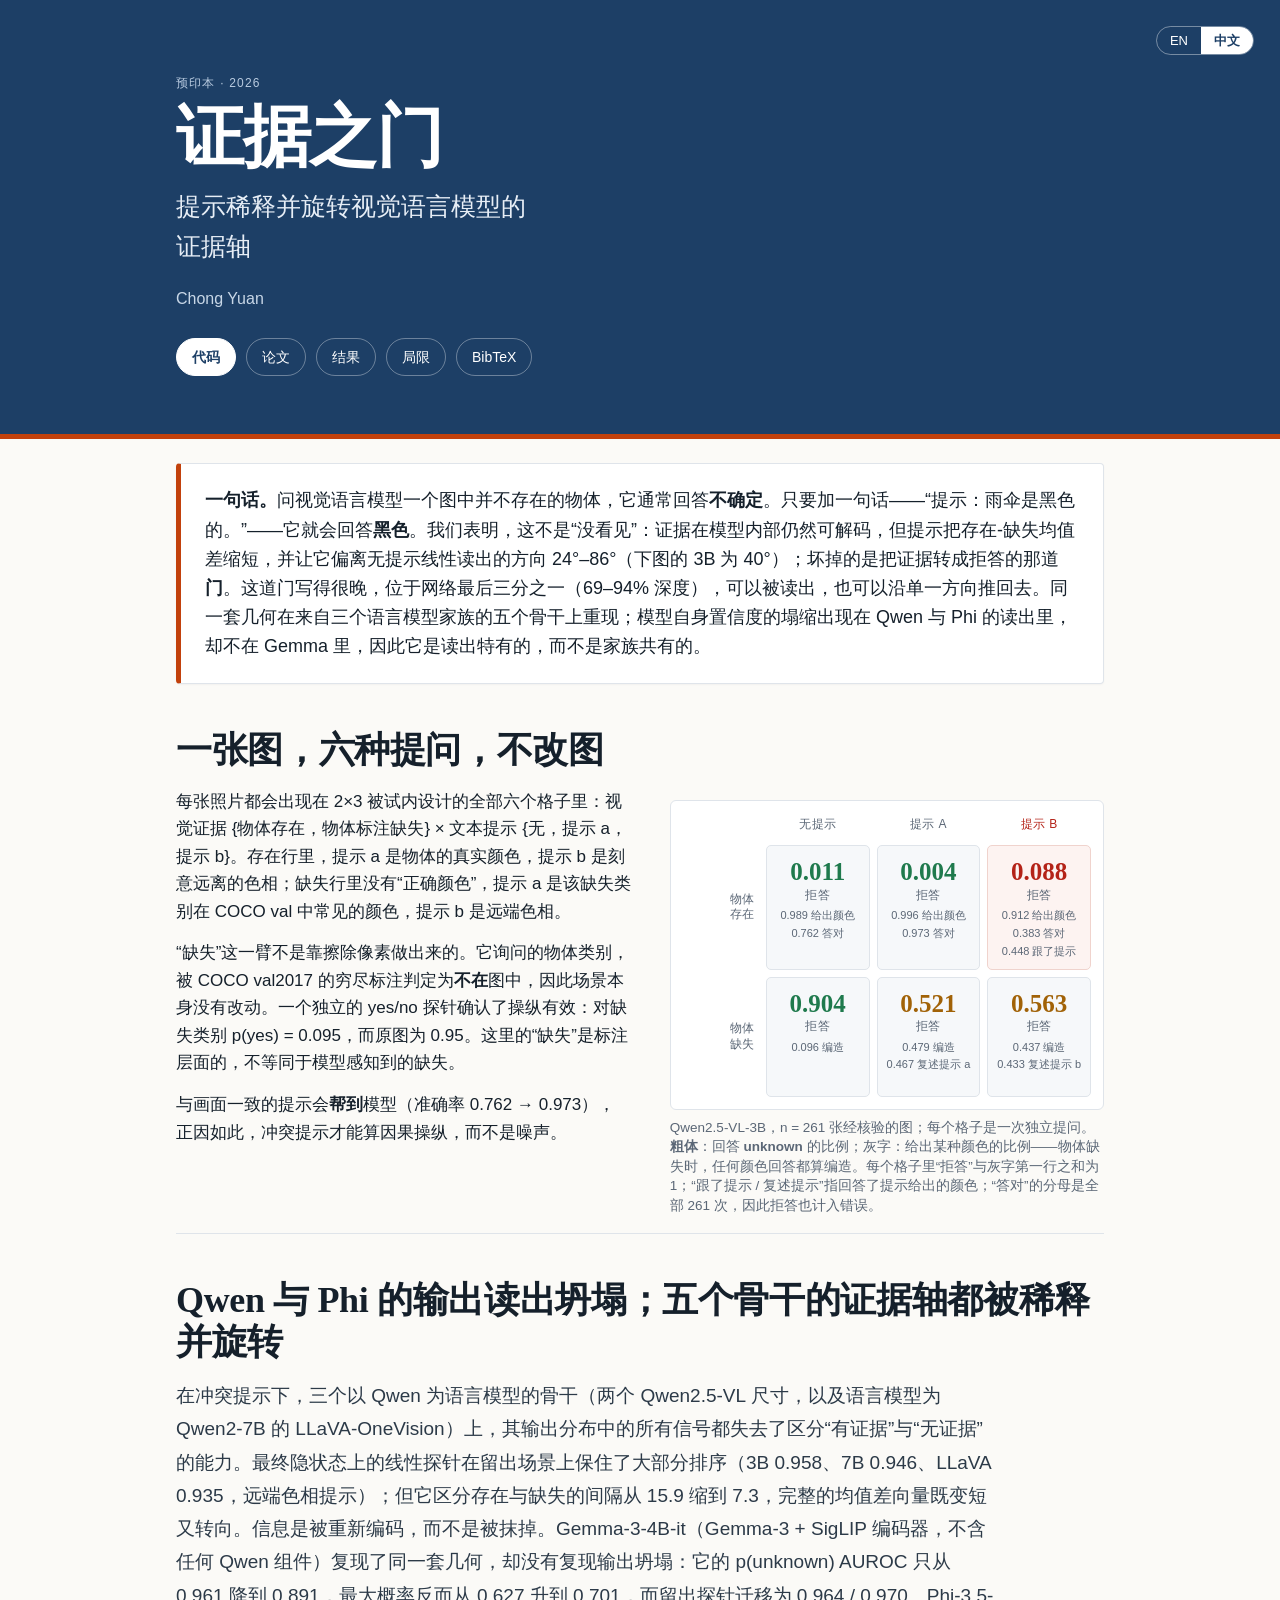
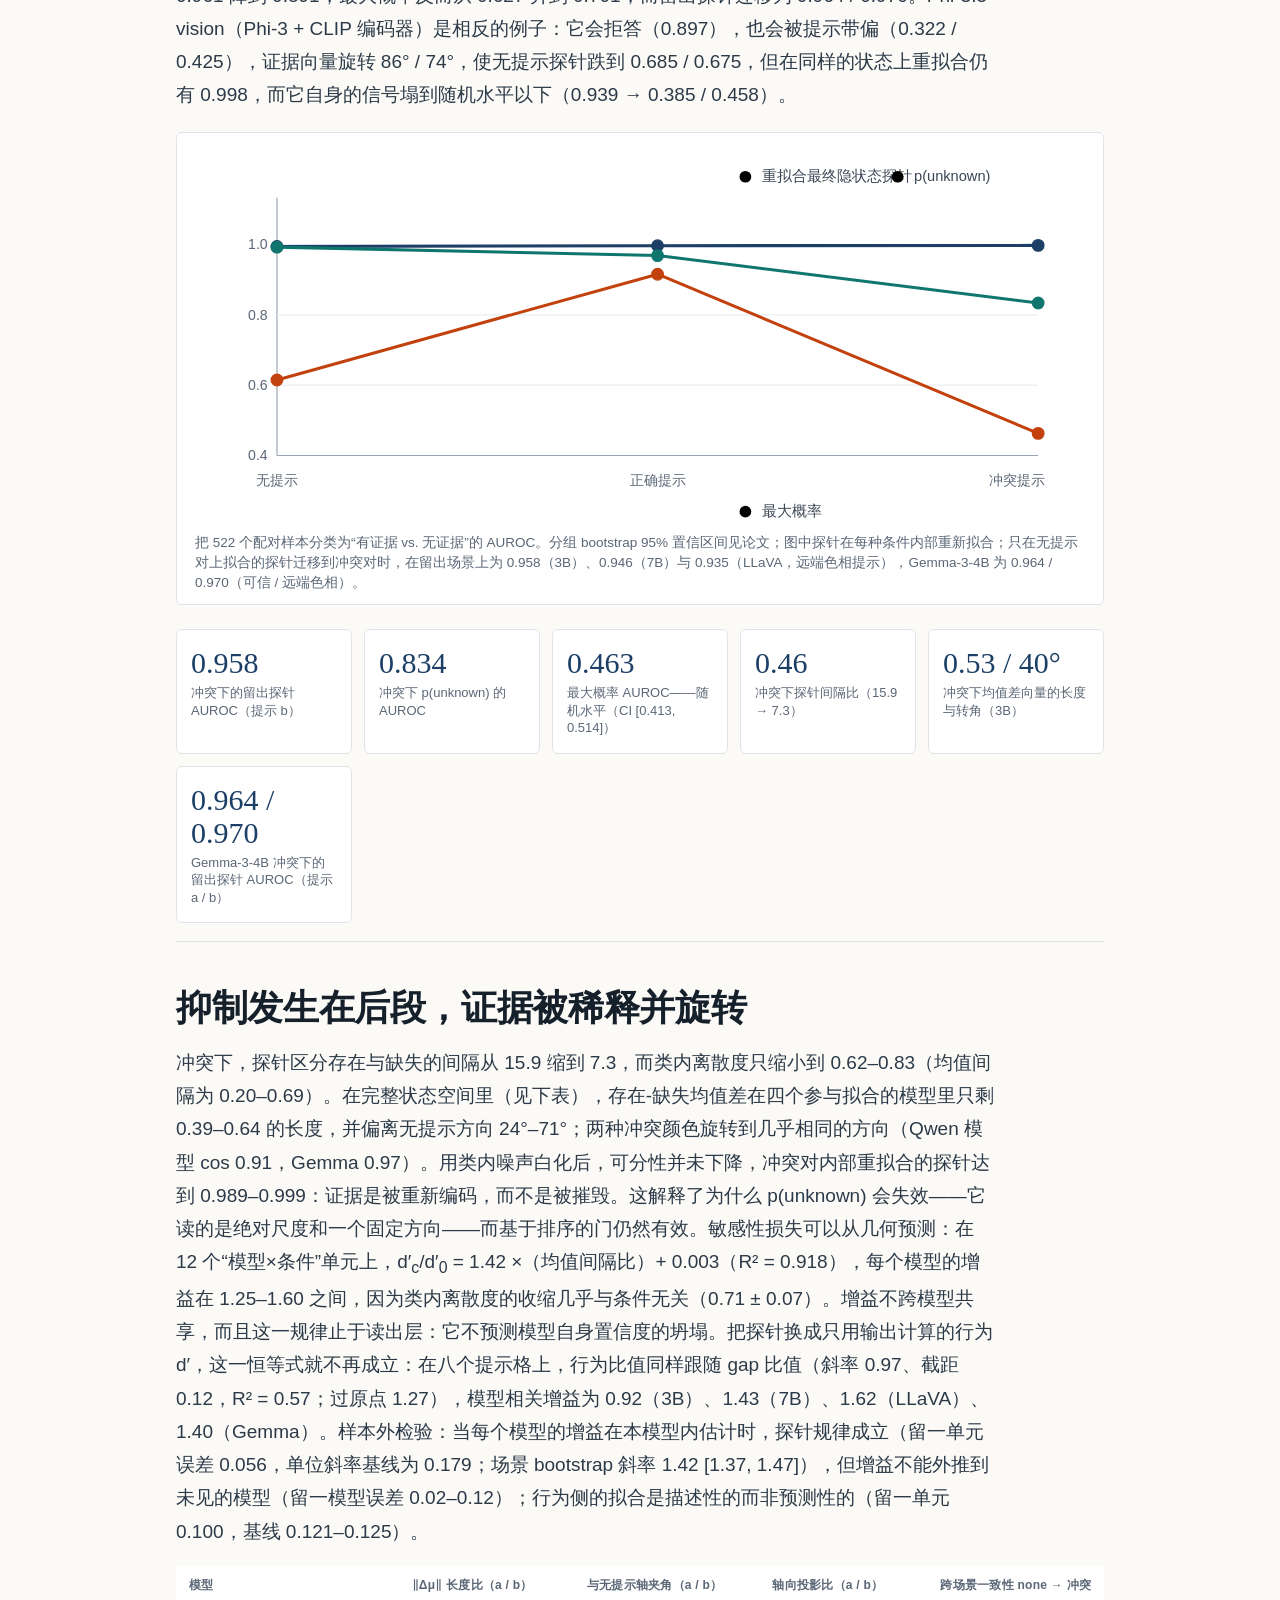
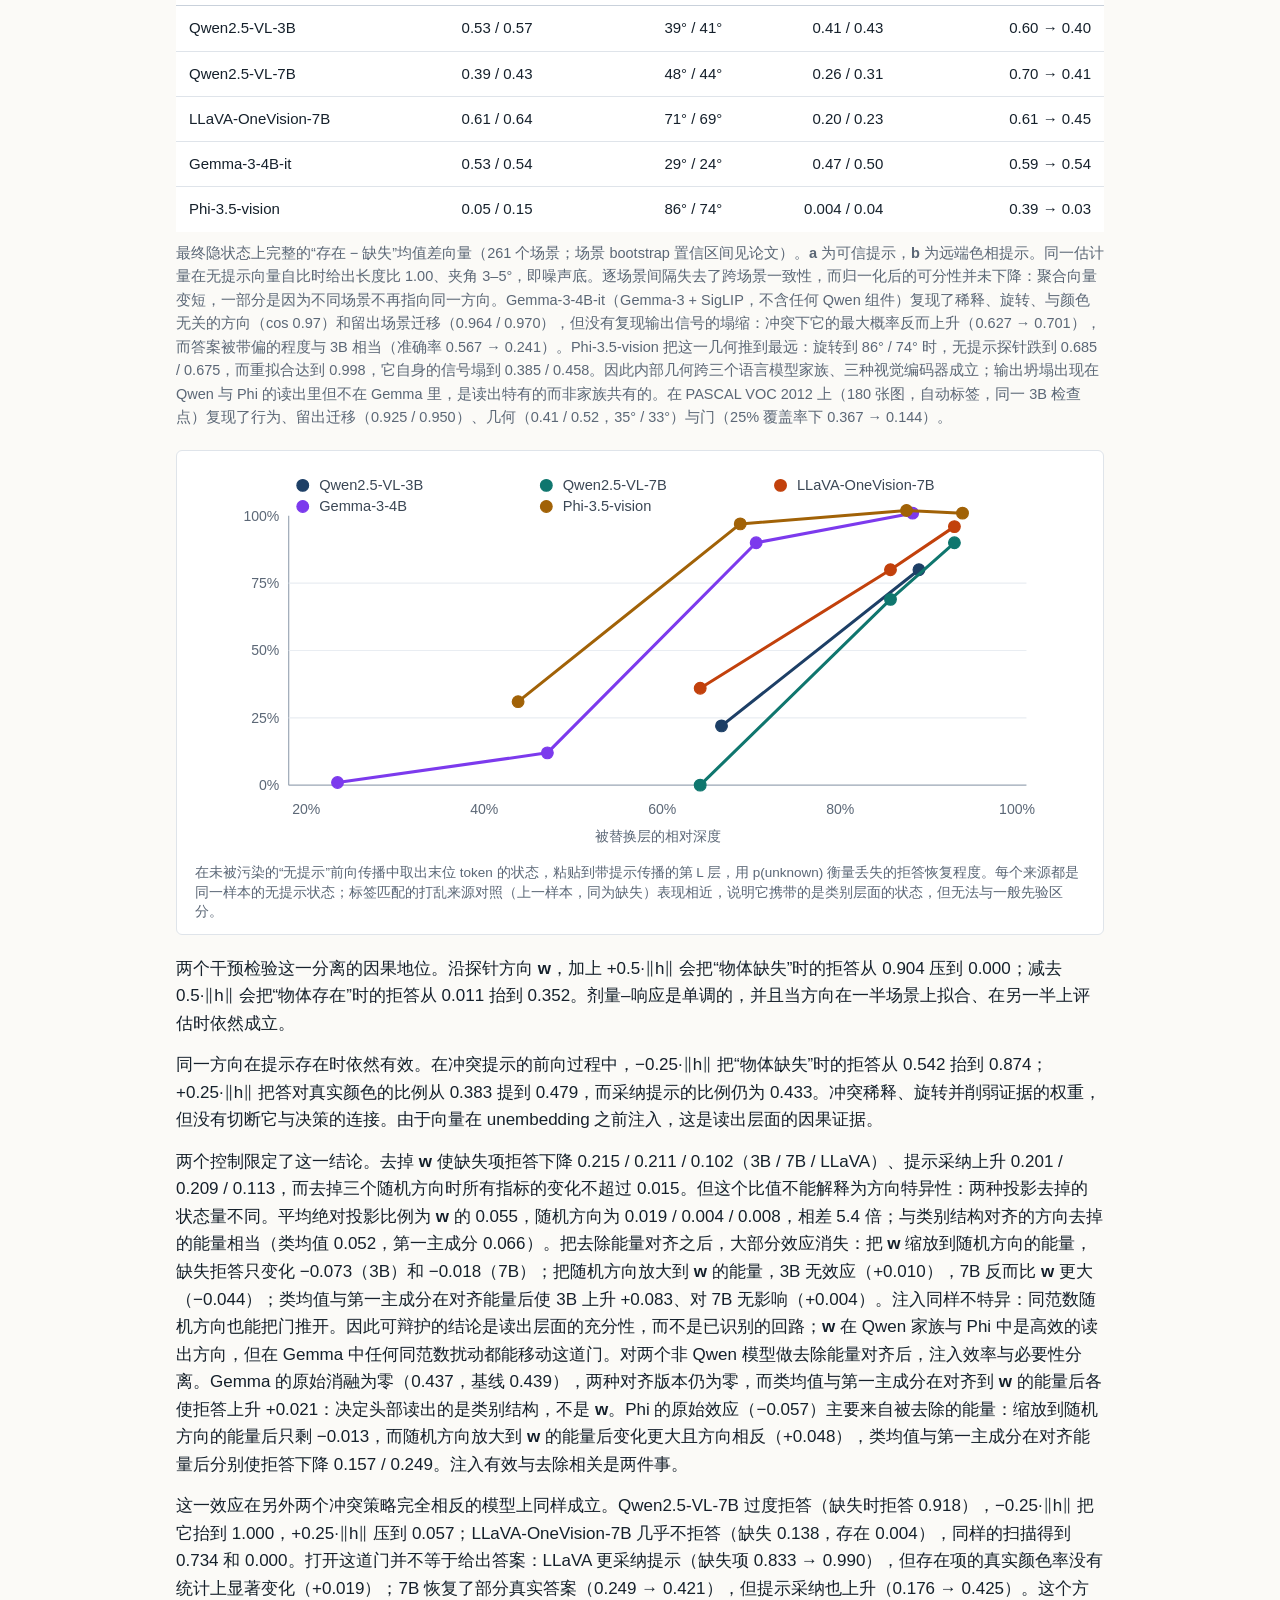
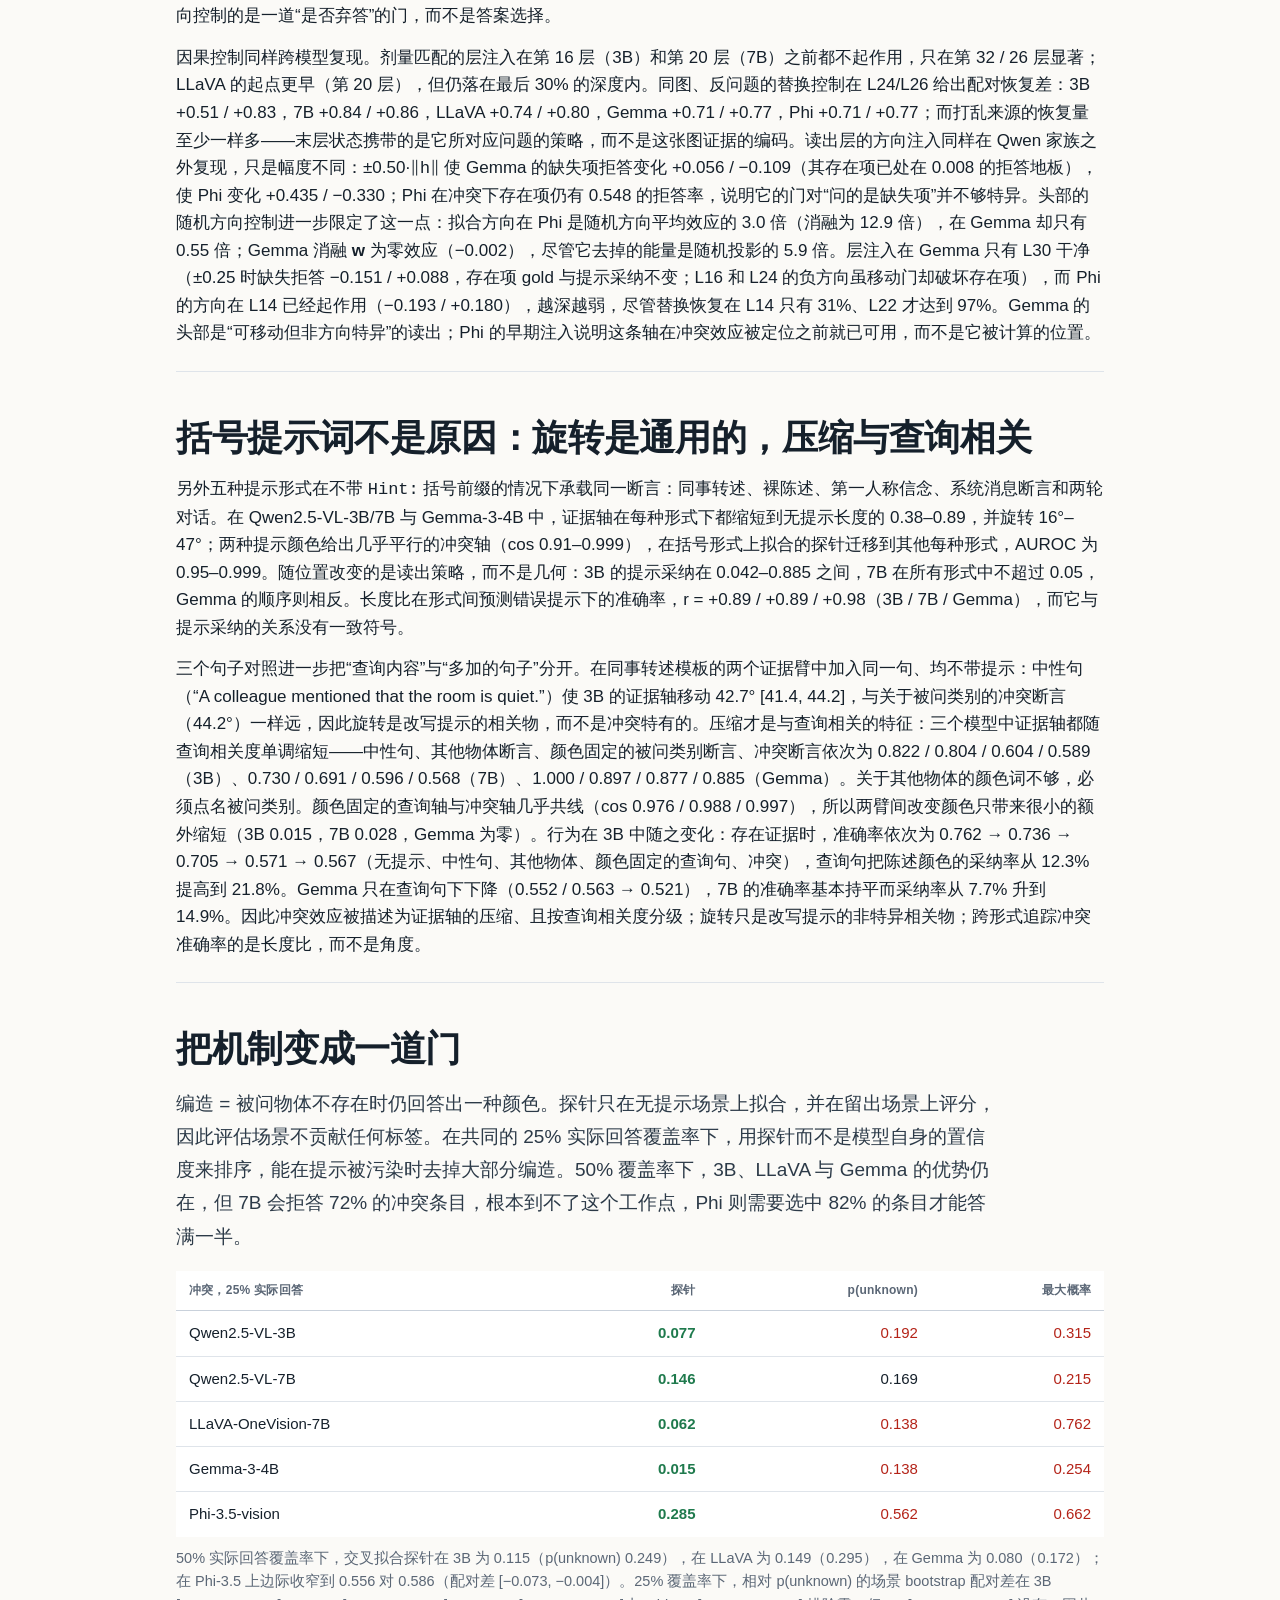
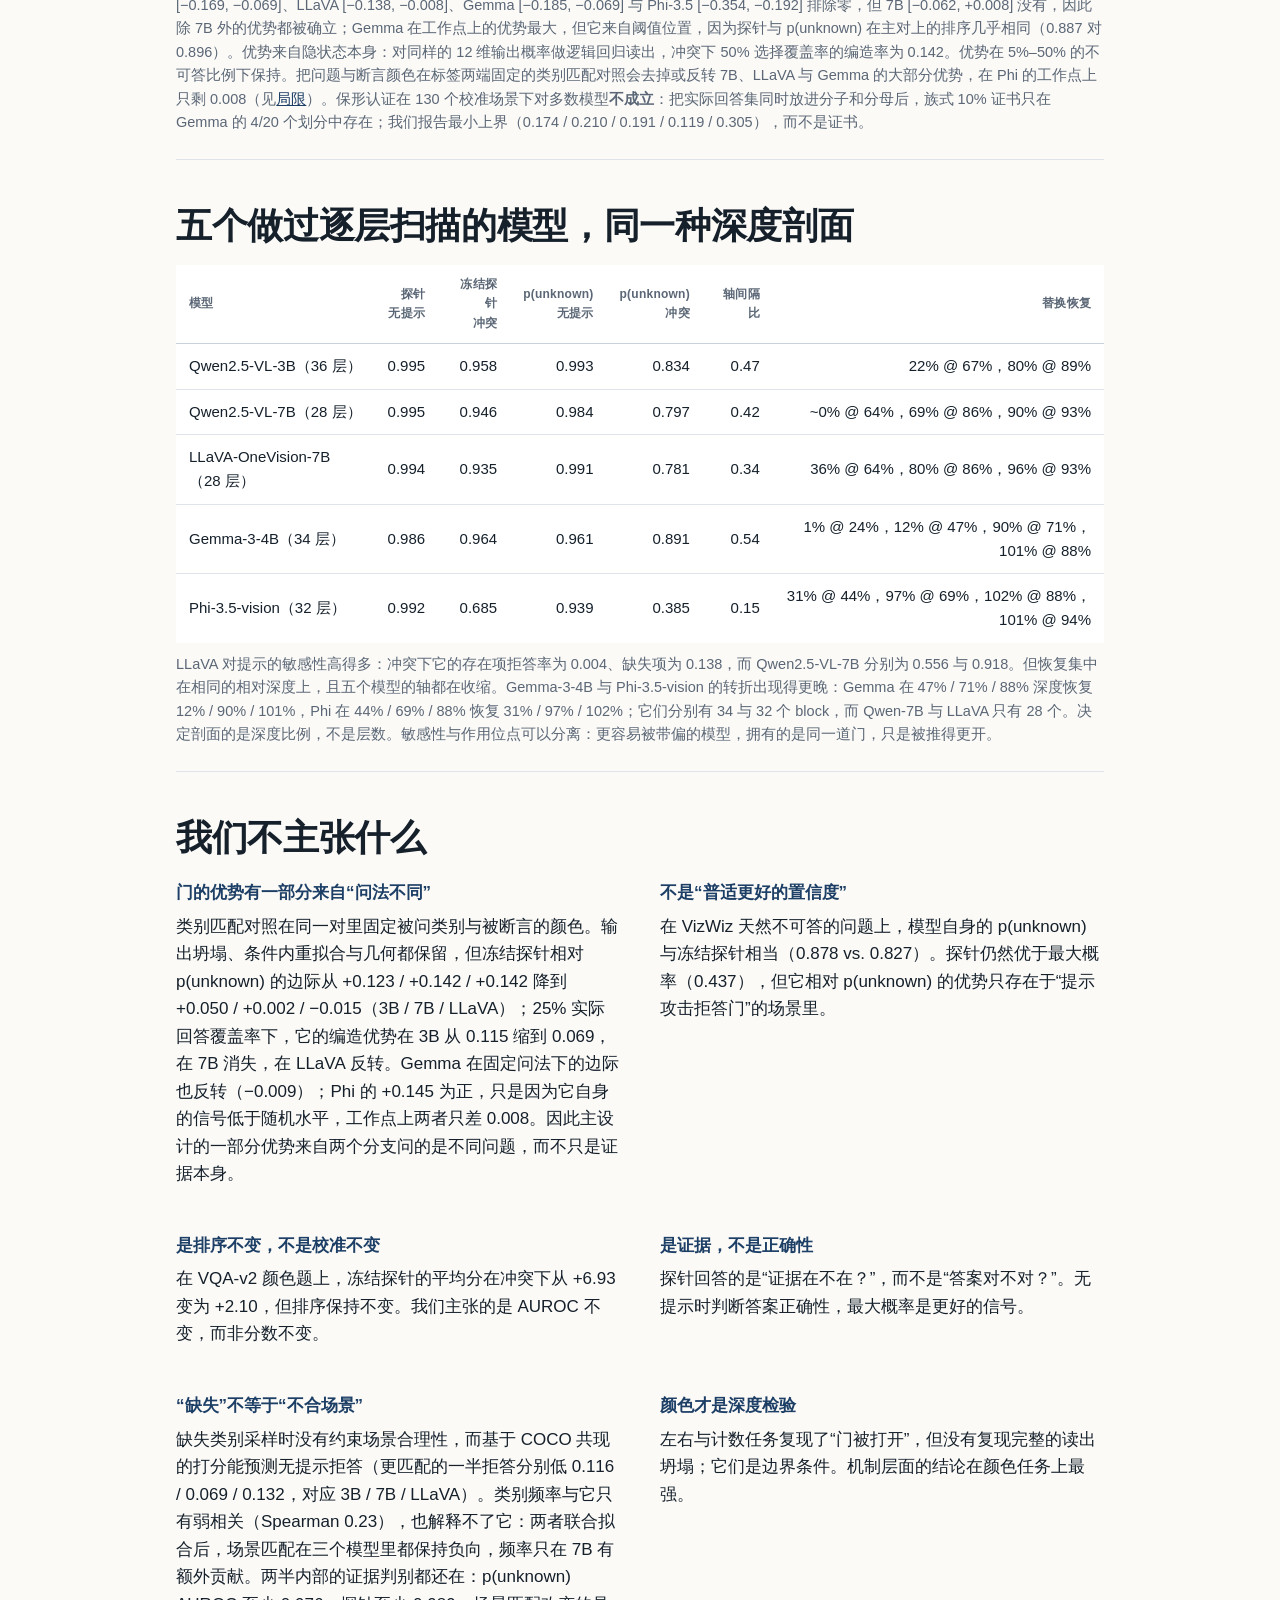
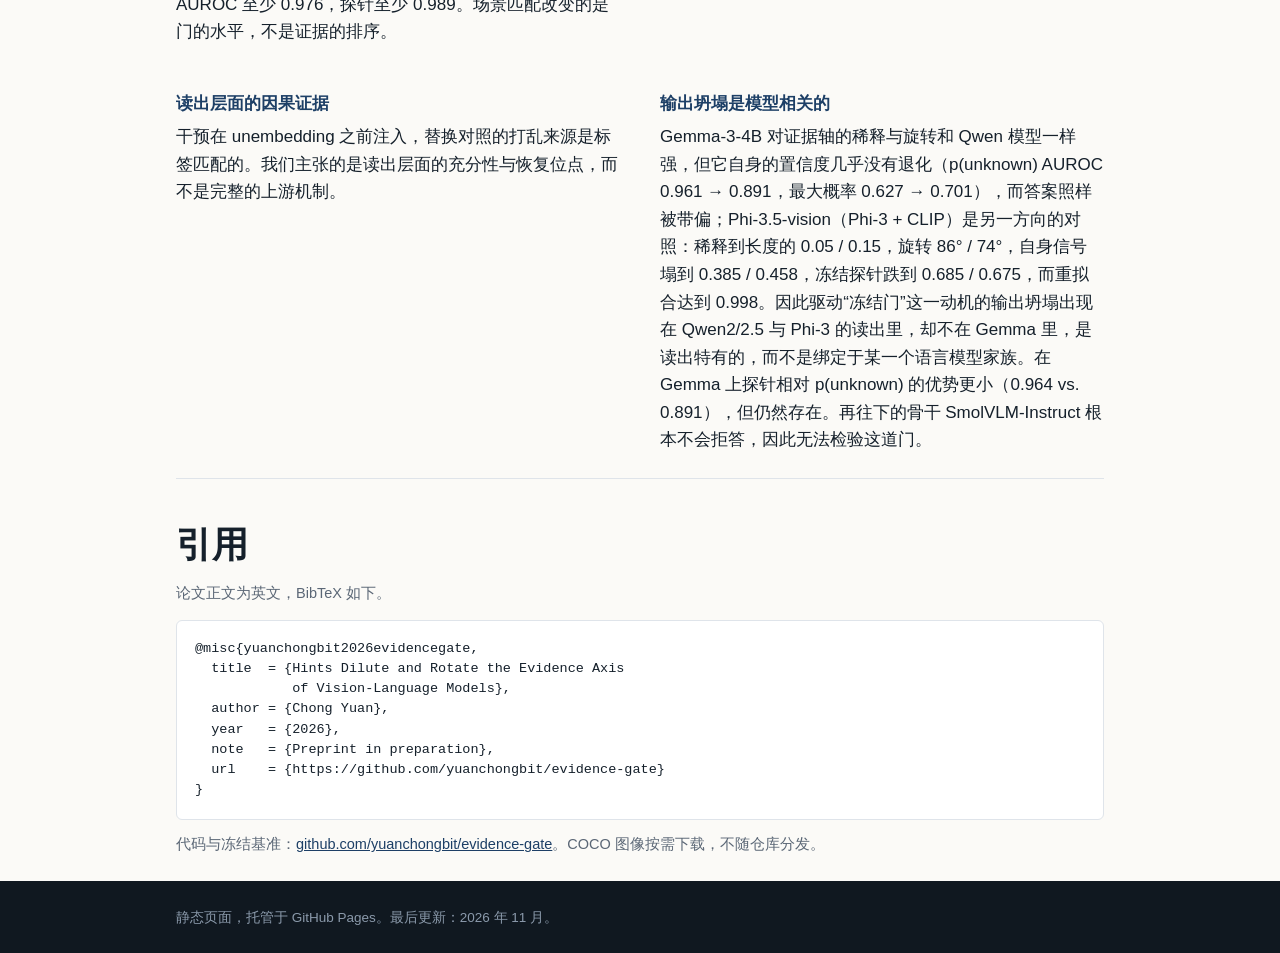
<file: docs/index.zh.html>
<!doctype html>
<html lang="zh-CN">
<head>
<meta charset="utf-8">
<meta name="viewport" content="width=device-width, initial-scale=1">
<title>提示稀释并旋转证据轴 — 证据之门</title>
<meta name="description" content="用 2×3 设计把“视觉证据缺失”与“被提示的答案”分开。冲突提示通过稀释并旋转内部证据轴破坏拒答读出，而不是抹掉证据。">
<link rel="stylesheet" href="assets/style.css">
<link rel="alternate" hreflang="en" href="https://yuanchongbit.github.io/evidence-gate/">
<link rel="alternate" hreflang="zh-Hans" href="https://yuanchongbit.github.io/evidence-gate/index.zh.html">
<link rel="alternate" hreflang="x-default" href="https://yuanchongbit.github.io/evidence-gate/">
</head>
<body>

<header class="hero">
  <div class="wrap">
    <nav class="langswitch" aria-label="语言">
      <a href="./" lang="en">EN</a>
      <span aria-current="page">中文</span>
    </nav>
    <p class="kicker">预印本 · 2026</p>
    <h1>证据之门</h1>
    <p class="subtitle">提示稀释并旋转视觉语言模型的<br>证据轴</p>
    <p class="authors">Chong Yuan</p>
    <nav class="links">
      <a class="primary" href="https://github.com/yuanchongbit/evidence-gate">代码</a>
      <a href="paper/main.pdf">论文</a>
      <a href="#results">结果</a>
      <a href="#limits">局限</a>
      <a href="#cite">BibTeX</a>
    </nav>
  </div>
</header>

<main class="wrap">

<section class="tldr">
  <p><strong>一句话。</strong>问视觉语言模型一个图中并不存在的物体，它通常回答<em>不确定</em>。只要加一句话——“提示：雨伞是黑色的。”——它就会回答<em>黑色</em>。我们表明，这不是“没看见”：证据在模型内部仍然可解码，但提示把存在-缺失均值差缩短，并让它偏离无提示线性读出的方向 24°–86°（下图的 3B 为 40°）；坏掉的是把证据转成拒答的那道<em>门</em>。这道门写得很晚，位于网络最后三分之一（69–94% 深度），可以被读出，也可以沿单一方向推回去。同一套几何在来自三个语言模型家族的五个骨干上重现；模型自身置信度的塌缩出现在 Qwen 与 Phi 的读出里，却不在 Gemma 里，因此它是读出特有的，而不是家族共有的。</p>
</section>

<section id="idea">
  <h2>一张图，六种提问，不改图</h2>
  <div class="cols">
    <div>
      <p>每张照片都会出现在 2×3 被试内设计的全部六个格子里：视觉证据 {物体存在，物体标注缺失} × 文本提示 {无，提示 a，提示 b}。存在行里，提示 a 是物体的真实颜色，提示 b 是刻意远离的色相；缺失行里没有“正确颜色”，提示 a 是该缺失类别在 COCO val 中常见的颜色，提示 b 是远端色相。</p>
      <p>“缺失”这一臂不是靠擦除像素做出来的。它询问的物体类别，被 COCO val2017 的穷尽标注判定为<em>不在</em>图中，因此场景本身没有改动。一个独立的 yes/no 探针确认了操纵有效：对缺失类别 p(yes) = 0.095，而原图为 0.95。这里的“缺失”是标注层面的，不等同于模型感知到的缺失。</p>
      <p>与画面一致的提示会<em>帮到</em>模型（准确率 0.762 → 0.973），正因如此，冲突提示才能算因果操纵，而不是噪声。</p>
    </div>
    <figure class="design">
      <div class="grid">
        <div class="corner"></div>
        <div class="head">无提示</div>
        <div class="head">提示 a</div>
        <div class="head conflict">提示 b</div>

        <div class="rowlab">物体<br>存在</div>
        <div class="cell good"><b>0.011</b><span>拒答</span><i>0.989 给出颜色</i><i>0.762 答对</i></div>
        <div class="cell good"><b>0.004</b><span>拒答</span><i>0.996 给出颜色</i><i>0.973 答对</i></div>
        <div class="cell bad"><b>0.088</b><span>拒答</span><i>0.912 给出颜色</i><i>0.383 答对</i><i>0.448 跟了提示</i></div>

        <div class="rowlab">物体<br>缺失</div>
        <div class="cell good"><b>0.904</b><span>拒答</span><i>0.096 编造</i></div>
        <div class="cell mid"><b>0.521</b><span>拒答</span><i>0.479 编造</i><i>0.467 复述提示 a</i></div>
        <div class="cell mid"><b>0.563</b><span>拒答</span><i>0.437 编造</i><i>0.433 复述提示 b</i></div>
      </div>
      <figcaption>Qwen2.5-VL-3B，n = 261 张经核验的图；每个格子是一次独立提问。<strong>粗体</strong>：回答 <em>unknown</em> 的比例；灰字：给出某种颜色的比例——物体缺失时，任何颜色回答都算编造。每个格子里“拒答”与灰字第一行之和为 1；“跟了提示 / 复述提示”指回答了提示给出的颜色；“答对”的分母是全部 261 次，因此拒答也计入错误。</figcaption>
    </figure>
  </div>
</section>

<section id="results">
  <h2>Qwen 与 Phi 的输出读出坍塌；五个骨干的证据轴都被稀释并旋转</h2>
  <p class="lead">在冲突提示下，三个以 Qwen 为语言模型的骨干（两个 Qwen2.5-VL 尺寸，以及语言模型为 Qwen2-7B 的 LLaVA-OneVision）上，其输出分布中的所有信号都失去了区分“有证据”与“无证据”的能力。最终隐状态上的线性探针在留出场景上保住了大部分排序（3B 0.958、7B 0.946、LLaVA 0.935，远端色相提示）；但它区分存在与缺失的间隔从 15.9 缩到 7.3，完整的均值差向量既变短又转向。信息是被重新编码，而不是被抹掉。Gemma-3-4B-it（Gemma-3 + SigLIP 编码器，不含任何 Qwen 组件）复现了同一套几何，却没有复现输出坍塌：它的 p(unknown) AUROC 只从 0.961 降到 0.891，最大概率反而从 0.627 升到 0.701，而留出探针迁移为 0.964 / 0.970。Phi-3.5-vision（Phi-3 + CLIP 编码器）是相反的例子：它会拒答（0.897），也会被提示带偏（0.322 / 0.425），证据向量旋转 86° / 74°，使无提示探针跌到 0.685 / 0.675，但在同样的状态上重拟合仍有 0.998，而它自身的信号塌到随机水平以下（0.939 → 0.385 / 0.458）。</p>

  <figure class="chart">
    <svg viewBox="0 0 760 320" role="img" aria-label="三种提示条件下证据检测的 AUROC">
      <g class="axis">
        <line x1="70" y1="260" x2="720" y2="260"></line>
        <line x1="70" y1="40" x2="70" y2="260"></line>
        <text x="62" y="264" text-anchor="end">0.4</text>
        <text x="62" y="204" text-anchor="end">0.6</text>
        <text x="62" y="144" text-anchor="end">0.8</text>
        <text x="62" y="84" text-anchor="end">1.0</text>
        <line class="grid" x1="70" y1="200" x2="720" y2="200"></line>
        <line class="grid" x1="70" y1="140" x2="720" y2="140"></line>
        <line class="grid" x1="70" y1="80" x2="720" y2="80"></line>
        <text x="70" y="285" text-anchor="middle">无提示</text>
        <text x="395" y="285" text-anchor="middle">正确提示</text>
        <text x="726" y="285" text-anchor="end">冲突提示</text>
      </g>
      <!-- probe: .995 .997 .998 -->
      <polyline class="line probe" points="70,81.5 395,80.9 720,80.6"></polyline>
      <!-- p(unknown): .993 .969 .834 -->
      <polyline class="line punk" points="70,82.1 395,89.3 720,129.8"></polyline>
      <!-- maxprob: .615 .916 .463 -->
      <polyline class="line maxp" points="70,195.5 395,105.2 720,241.1"></polyline>
      <g class="dots">
        <circle class="probe" cx="70" cy="81.5" r="5"></circle><circle class="probe" cx="395" cy="80.9" r="5"></circle><circle class="probe" cx="720" cy="80.6" r="5"></circle>
        <circle class="punk" cx="70" cy="82.1" r="5"></circle><circle class="punk" cx="395" cy="89.3" r="5"></circle><circle class="punk" cx="720" cy="129.8" r="5"></circle>
        <circle class="maxp" cx="70" cy="195.5" r="5"></circle><circle class="maxp" cx="395" cy="105.2" r="5"></circle><circle class="maxp" cx="720" cy="241.1" r="5"></circle>
      </g>
      <g class="legend">
        <circle class="probe" cx="470" cy="22" r="5"></circle><text x="484" y="26">重拟合最终隐状态探针</text>
        <circle class="punk" cx="600" cy="22" r="5"></circle><text x="614" y="26">p(unknown)</text>
        <circle class="maxp" cx="470" cy="308" r="5"></circle><text x="484" y="312">最大概率</text>
      </g>
    </svg>
    <figcaption>把 522 个配对样本分类为“有证据 vs. 无证据”的 AUROC。分组 bootstrap 95% 置信区间见论文；图中探针在每种条件内部重新拟合；只在无提示对上拟合的探针迁移到冲突对时，在留出场景上为 0.958（3B）、0.946（7B）与 0.935（LLaVA，远端色相提示），Gemma-3-4B 为 0.964 / 0.970（可信 / 远端色相）。</figcaption>
  </figure>

  <div class="cards">
    <div class="card"><span class="num">0.958</span><span class="lab">冲突下的留出探针 AUROC（提示 b）</span></div>
    <div class="card"><span class="num">0.834</span><span class="lab">冲突下 p(unknown) 的 AUROC</span></div>
    <div class="card"><span class="num">0.463</span><span class="lab">最大概率 AUROC——随机水平（CI [0.413, 0.514]）</span></div>
    <div class="card"><span class="num">0.46</span><span class="lab">冲突下探针间隔比（15.9 → 7.3）</span></div>
    <div class="card"><span class="num">0.53 / 40°</span><span class="lab">冲突下均值差向量的长度与转角（3B）</span></div>
    <div class="card"><span class="num">0.964 / 0.970</span><span class="lab">Gemma-3-4B 冲突下的留出探针 AUROC（提示 a / b）</span></div>
  </div>
</section>

<section id="mechanism">
  <h2>抑制发生在后段，证据被稀释并旋转</h2>
  <p class="lead">冲突下，探针区分存在与缺失的间隔从 15.9 缩到 7.3，而类内离散度只缩小到 0.62–0.83（均值间隔为 0.20–0.69）。在完整状态空间里（见下表），存在-缺失均值差在四个参与拟合的模型里只剩 0.39–0.64 的长度，并偏离无提示方向 24°–71°；两种冲突颜色旋转到几乎相同的方向（Qwen 模型 cos 0.91，Gemma 0.97）。用类内噪声白化后，可分性并未下降，冲突对内部重拟合的探针达到 0.989–0.999：证据是被重新编码，而不是被摧毁。这解释了为什么 p(unknown) 会失效——它读的是绝对尺度和一个固定方向——而基于排序的门仍然有效。敏感性损失可以从几何预测：在 12 个“模型×条件”单元上，d′<sub>c</sub>/d′<sub>0</sub> = 1.42 ×（均值间隔比）+ 0.003（R² = 0.918），每个模型的增益在 1.25–1.60 之间，因为类内离散度的收缩几乎与条件无关（0.71 ± 0.07）。增益不跨模型共享，而且这一规律止于读出层：它不预测模型自身置信度的坍塌。把探针换成只用输出计算的行为 d′，这一恒等式就不再成立：在八个提示格上，行为比值同样跟随 gap 比值（斜率 0.97、截距 0.12，R² = 0.57；过原点 1.27），模型相关增益为 0.92（3B）、1.43（7B）、1.62（LLaVA）、1.40（Gemma）。样本外检验：当每个模型的增益在本模型内估计时，探针规律成立（留一单元误差 0.056，单位斜率基线为 0.179；场景 bootstrap 斜率 1.42 [1.37, 1.47]），但增益不能外推到未见的模型（留一模型误差 0.02–0.12）；行为侧的拟合是描述性的而非预测性的（留一单元 0.100，基线 0.121–0.125）。</p>

  <div class="tablewrap">
    <table>
      <thead><tr><th>模型</th><th>‖Δμ‖ 长度比（a / b）</th><th>与无提示轴夹角（a / b）</th><th>轴向投影比（a / b）</th><th>跨场景一致性 none → 冲突</th></tr></thead>
      <tbody>
        <tr><td>Qwen2.5-VL-3B</td><td>0.53 / 0.57</td><td>39° / 41°</td><td>0.41 / 0.43</td><td>0.60 → 0.40</td></tr>
        <tr><td>Qwen2.5-VL-7B</td><td>0.39 / 0.43</td><td>48° / 44°</td><td>0.26 / 0.31</td><td>0.70 → 0.41</td></tr>
        <tr><td>LLaVA-OneVision-7B</td><td>0.61 / 0.64</td><td>71° / 69°</td><td>0.20 / 0.23</td><td>0.61 → 0.45</td></tr>
        <tr><td>Gemma-3-4B-it</td><td>0.53 / 0.54</td><td>29° / 24°</td><td>0.47 / 0.50</td><td>0.59 → 0.54</td></tr>
        <tr><td>Phi-3.5-vision</td><td>0.05 / 0.15</td><td>86° / 74°</td><td>0.004 / 0.04</td><td>0.39 → 0.03</td></tr>
      </tbody>
    </table>
  </div>
  <p class="small">最终隐状态上完整的“存在 − 缺失”均值差向量（261 个场景；场景 bootstrap 置信区间见论文）。<em>a</em> 为可信提示，<em>b</em> 为远端色相提示。同一估计量在无提示向量自比时给出长度比 1.00、夹角 3–5°，即噪声底。逐场景间隔失去了跨场景一致性，而归一化后的可分性并未下降：聚合向量变短，一部分是因为不同场景不再指向同一方向。Gemma-3-4B-it（Gemma-3 + SigLIP，不含任何 Qwen 组件）复现了稀释、旋转、与颜色无关的方向（cos 0.97）和留出场景迁移（0.964 / 0.970），但没有复现输出信号的塌缩：冲突下它的最大概率反而上升（0.627 → 0.701），而答案被带偏的程度与 3B 相当（准确率 0.567 → 0.241）。Phi-3.5-vision 把这一几何推到最远：旋转到 86° / 74° 时，无提示探针跌到 0.685 / 0.675，而重拟合达到 0.998，它自身的信号塌到 0.385 / 0.458。因此内部几何跨三个语言模型家族、三种视觉编码器成立；输出坍塌出现在 Qwen 与 Phi 的读出里但不在 Gemma 里，是读出特有的而非家族共有的。在 PASCAL VOC 2012 上（180 张图，自动标签，同一 3B 检查点）复现了行为、留出迁移（0.925 / 0.950）、几何（0.41 / 0.52，35° / 33°）与门（25% 覆盖率下 0.367 → 0.144）。</p>

  <figure class="chart">
    <svg viewBox="0 0 760 330" role="img" aria-label="五个模型逐层激活替换后拒答的恢复情况">
      <g class="axis">
        <line x1="80" y1="270" x2="710" y2="270"></line>
        <line x1="80" y1="40" x2="80" y2="270"></line>
        <text x="72" y="274" text-anchor="end">0%</text>
        <text x="72" y="216.5" text-anchor="end">25%</text>
        <text x="72" y="159" text-anchor="end">50%</text>
        <text x="72" y="101.5" text-anchor="end">75%</text>
        <text x="72" y="44" text-anchor="end">100%</text>
        <text x="95" y="295" text-anchor="middle">20%</text>
        <text x="247" y="295" text-anchor="middle">40%</text>
        <text x="399" y="295" text-anchor="middle">60%</text>
        <text x="551" y="295" text-anchor="middle">80%</text>
        <text x="702" y="295" text-anchor="middle">100%</text>
        <line class="grid" x1="80" y1="212.5" x2="710" y2="212.5"></line>
        <line class="grid" x1="80" y1="155" x2="710" y2="155"></line>
        <line class="grid" x1="80" y1="97.5" x2="710" y2="97.5"></line>
        <text x="395" y="318" text-anchor="middle">被替换层的相对深度</text>
      </g>
      <!-- 3B: 67% -> 22%; 89% -> 80% -->
      <polyline class="line m3b" points="449.6,219.4 618.2,86.0"></polyline>
      <circle class="m3b" cx="449.6" cy="219.4" r="5"></circle><circle class="m3b" cx="618.2" cy="86.0" r="5"></circle>
      <!-- 7B: 64% -> 0; 86% -> 69; 93% -> 90 -->
      <polyline class="line m7b" points="431.4,270 593.9,111.3 648.5,63.0"></polyline>
      <circle class="m7b" cx="431.4" cy="270" r="5"></circle><circle class="m7b" cx="593.9" cy="111.3" r="5"></circle><circle class="m7b" cx="648.5" cy="63.0" r="5"></circle>
      <!-- LLaVA: 64% -> 36; 86% -> 80; 93% -> 96 -->
      <polyline class="line llava" points="431.4,187.2 593.9,86.0 648.5,49.2"></polyline>
      <circle class="llava" cx="431.4" cy="187.2" r="5"></circle><circle class="llava" cx="593.9" cy="86.0" r="5"></circle><circle class="llava" cx="648.5" cy="49.2" r="5"></circle>
      <!-- Gemma: 24% -> 1; 47% -> 12; 71% -> 90; 88% -> 101 -->
      <polyline class="line gemma" points="121.7,267.7 300.9,242.4 479.2,63.0 612.8,37.7"></polyline>
      <circle class="gemma" cx="121.7" cy="267.7" r="5"></circle><circle class="gemma" cx="300.9" cy="242.4" r="5"></circle><circle class="gemma" cx="479.2" cy="63.0" r="5"></circle><circle class="gemma" cx="612.8" cy="37.7" r="5"></circle>
      <!-- Phi: 44% -> 31; 69% -> 97; 88% -> 102; 94% -> 101 -->
      <polyline class="line phi" points="275.9,198.7 465.6,46.9 607.6,35.4 655.4,37.7"></polyline>
      <circle class="phi" cx="275.9" cy="198.7" r="5"></circle><circle class="phi" cx="465.6" cy="46.9" r="5"></circle><circle class="phi" cx="607.6" cy="35.4" r="5"></circle><circle class="phi" cx="655.4" cy="37.7" r="5"></circle>
      <g class="legend">
        <circle class="m3b" cx="92" cy="14" r="5"></circle><text x="106" y="18">Qwen2.5-VL-3B</text>
        <circle class="m7b" cx="300" cy="14" r="5"></circle><text x="314" y="18">Qwen2.5-VL-7B</text>
        <circle class="llava" cx="500" cy="14" r="5"></circle><text x="514" y="18">LLaVA-OneVision-7B</text>
        <circle class="gemma" cx="92" cy="32" r="5"></circle><text x="106" y="36">Gemma-3-4B</text>
        <circle class="phi" cx="300" cy="32" r="5"></circle><text x="314" y="36">Phi-3.5-vision</text>
      </g>
    </svg>
    <figcaption>在未被污染的“无提示”前向传播中取出末位 token 的状态，粘贴到带提示传播的第 L 层，用 p(unknown) 衡量丢失的拒答恢复程度。每个来源都是同一样本的无提示状态；标签匹配的打乱来源对照（上一样本，同为缺失）表现相近，说明它携带的是类别层面的状态，但无法与一般先验区分。</figcaption>
  </figure>

  <p>两个干预检验这一分离的因果地位。沿探针方向 <em>w</em>，加上 +0.5·‖h‖ 会把“物体缺失”时的拒答从 0.904 压到 0.000；减去 0.5·‖h‖ 会把“物体存在”时的拒答从 0.011 抬到 0.352。剂量–响应是单调的，并且当方向在一半场景上拟合、在另一半上评估时依然成立。</p>

  <p>同一方向在提示存在时依然有效。在冲突提示的前向过程中，−0.25·‖h‖ 把“物体缺失”时的拒答从 0.542 抬到 0.874；+0.25·‖h‖ 把答对真实颜色的比例从 0.383 提到 0.479，而采纳提示的比例仍为 0.433。冲突稀释、旋转并削弱证据的权重，但没有切断它与决策的连接。由于向量在 unembedding 之前注入，这是读出层面的因果证据。</p>

  <p>两个控制限定了这一结论。去掉 <em>w</em> 使缺失项拒答下降 0.215 / 0.211 / 0.102（3B / 7B / LLaVA）、提示采纳上升 0.201 / 0.209 / 0.113，而去掉三个随机方向时所有指标的变化不超过 0.015。但这个比值不能解释为方向特异性：两种投影去掉的状态量不同。平均绝对投影比例为 <em>w</em> 的 0.055，随机方向为 0.019 / 0.004 / 0.008，相差 5.4 倍；与类别结构对齐的方向去掉的能量相当（类均值 0.052，第一主成分 0.066）。把去除能量对齐之后，大部分效应消失：把 <em>w</em> 缩放到随机方向的能量，缺失拒答只变化 −0.073（3B）和 −0.018（7B）；把随机方向放大到 <em>w</em> 的能量，3B 无效应（+0.010），7B 反而比 <em>w</em> 更大（−0.044）；类均值与第一主成分在对齐能量后使 3B 上升 +0.083、对 7B 无影响（+0.004）。注入同样不特异：同范数随机方向也能把门推开。因此可辩护的结论是读出层面的充分性，而不是已识别的回路；<em>w</em> 在 Qwen 家族与 Phi 中是高效的读出方向，但在 Gemma 中任何同范数扰动都能移动这道门。对两个非 Qwen 模型做去除能量对齐后，注入效率与必要性分离。Gemma 的原始消融为零（0.437，基线 0.439），两种对齐版本仍为零，而类均值与第一主成分在对齐到 <em>w</em> 的能量后各使拒答上升 +0.021：决定头部读出的是类别结构，不是 <em>w</em>。Phi 的原始效应（−0.057）主要来自被去除的能量：缩放到随机方向的能量后只剩 −0.013，而随机方向放大到 <em>w</em> 的能量后变化更大且方向相反（+0.048），类均值与第一主成分在对齐能量后分别使拒答下降 0.157 / 0.249。注入有效与去除相关是两件事。</p>

  <p>这一效应在另外两个冲突策略完全相反的模型上同样成立。Qwen2.5-VL-7B 过度拒答（缺失时拒答 0.918），−0.25·‖h‖ 把它抬到 1.000，+0.25·‖h‖ 压到 0.057；LLaVA-OneVision-7B 几乎不拒答（缺失 0.138，存在 0.004），同样的扫描得到 0.734 和 0.000。打开这道门并不等于给出答案：LLaVA 更采纳提示（缺失项 0.833 → 0.990），但存在项的真实颜色率没有统计上显著变化（+0.019）；7B 恢复了部分真实答案（0.249 → 0.421），但提示采纳也上升（0.176 → 0.425）。这个方向控制的是一道“是否弃答”的门，而不是答案选择。</p>

  <p>因果控制同样跨模型复现。剂量匹配的层注入在第 16 层（3B）和第 20 层（7B）之前都不起作用，只在第 32 / 26 层显著；LLaVA 的起点更早（第 20 层），但仍落在最后 30% 的深度内。同图、反问题的替换控制在 L24/L26 给出配对恢复差：3B +0.51 / +0.83，7B +0.84 / +0.86，LLaVA +0.74 / +0.80，Gemma +0.71 / +0.77，Phi +0.71 / +0.77；而打乱来源的恢复量至少一样多——末层状态携带的是它所对应问题的策略，而不是这张图证据的编码。读出层的方向注入同样在 Qwen 家族之外复现，只是幅度不同：±0.50·‖h‖ 使 Gemma 的缺失项拒答变化 +0.056 / −0.109（其存在项已处在 0.008 的拒答地板），使 Phi 变化 +0.435 / −0.330；Phi 在冲突下存在项仍有 0.548 的拒答率，说明它的门对“问的是缺失项”并不够特异。头部的随机方向控制进一步限定了这一点：拟合方向在 Phi 是随机方向平均效应的 3.0 倍（消融为 12.9 倍），在 Gemma 却只有 0.55 倍；Gemma 消融 <em>w</em> 为零效应（−0.002），尽管它去掉的能量是随机投影的 5.9 倍。层注入在 Gemma 只有 L30 干净（±0.25 时缺失拒答 −0.151 / +0.088，存在项 gold 与提示采纳不变；L16 和 L24 的负方向虽移动门却破坏存在项），而 Phi 的方向在 L14 已经起作用（−0.193 / +0.180），越深越弱，尽管替换恢复在 L14 只有 31%、L22 才达到 97%。Gemma 的头部是“可移动但非方向特异”的读出；Phi 的早期注入说明这条轴在冲突效应被定位之前就已可用，而不是它被计算的位置。</p>
</section>

<section id="forms">
  <h2>括号提示词不是原因：旋转是通用的，压缩与查询相关</h2>
  <p>另外五种提示形式在不带 <code>Hint:</code> 括号前缀的情况下承载同一断言：同事转述、裸陈述、第一人称信念、系统消息断言和两轮对话。在 Qwen2.5-VL-3B/7B 与 Gemma-3-4B 中，证据轴在每种形式下都缩短到无提示长度的 0.38–0.89，并旋转 16°–47°；两种提示颜色给出几乎平行的冲突轴（cos 0.91–0.999），在括号形式上拟合的探针迁移到其他每种形式，AUROC 为 0.95–0.999。随位置改变的是读出策略，而不是几何：3B 的提示采纳在 0.042–0.885 之间，7B 在所有形式中不超过 0.05，Gemma 的顺序则相反。长度比在形式间预测错误提示下的准确率，r = +0.89 / +0.89 / +0.98（3B / 7B / Gemma），而它与提示采纳的关系没有一致符号。</p>
  <p>三个句子对照进一步把“查询内容”与“多加的句子”分开。在同事转述模板的两个证据臂中加入同一句、均不带提示：中性句（“A colleague mentioned that the room is quiet.”）使 3B 的证据轴移动 42.7° [41.4, 44.2]，与关于被问类别的冲突断言（44.2°）一样远，因此旋转是改写提示的相关物，而不是冲突特有的。压缩才是与查询相关的特征：三个模型中证据轴都随查询相关度单调缩短——中性句、其他物体断言、颜色固定的被问类别断言、冲突断言依次为 0.822 / 0.804 / 0.604 / 0.589（3B）、0.730 / 0.691 / 0.596 / 0.568（7B）、1.000 / 0.897 / 0.877 / 0.885（Gemma）。关于其他物体的颜色词不够，必须点名被问类别。颜色固定的查询轴与冲突轴几乎共线（cos 0.976 / 0.988 / 0.997），所以两臂间改变颜色只带来很小的额外缩短（3B 0.015，7B 0.028，Gemma 为零）。行为在 3B 中随之变化：存在证据时，准确率依次为 0.762 → 0.736 → 0.705 → 0.571 → 0.567（无提示、中性句、其他物体、颜色固定的查询句、冲突），查询句把陈述颜色的采纳率从 12.3% 提高到 21.8%。Gemma 只在查询句下下降（0.552 / 0.563 → 0.521），7B 的准确率基本持平而采纳率从 7.7% 升到 14.9%。因此冲突效应被描述为证据轴的压缩、且按查询相关度分级；旋转只是改写提示的非特异相关物；跨形式追踪冲突准确率的是长度比，而不是角度。</p>
</section>

<section id="gate">
  <h2>把机制变成一道门</h2>
  <p class="lead">编造 = 被问物体不存在时仍回答出一种颜色。探针只在无提示场景上拟合，并在留出场景上评分，因此评估场景不贡献任何标签。在共同的 25% 实际回答覆盖率下，用探针而不是模型自身的置信度来排序，能在提示被污染时去掉大部分编造。50% 覆盖率下，3B、LLaVA 与 Gemma 的优势仍在，但 7B 会拒答 72% 的冲突条目，根本到不了这个工作点，Phi 则需要选中 82% 的条目才能答满一半。</p>
  <div class="tablewrap">
    <table>
      <thead><tr><th>冲突，25% 实际回答</th><th>探针</th><th>p(unknown)</th><th>最大概率</th></tr></thead>
      <tbody>
        <tr><td>Qwen2.5-VL-3B</td><td class="best">0.077</td><td class="warn">0.192</td><td class="warn">0.315</td></tr>
        <tr><td>Qwen2.5-VL-7B</td><td class="best">0.146</td><td>0.169</td><td class="warn">0.215</td></tr>
        <tr><td>LLaVA-OneVision-7B</td><td class="best">0.062</td><td class="warn">0.138</td><td class="warn">0.762</td></tr>
        <tr><td>Gemma-3-4B</td><td class="best">0.015</td><td class="warn">0.138</td><td class="warn">0.254</td></tr>
        <tr><td>Phi-3.5-vision</td><td class="best">0.285</td><td class="warn">0.562</td><td class="warn">0.662</td></tr>
      </tbody>
    </table>
  </div>
  <p class="small">50% 实际回答覆盖率下，交叉拟合探针在 3B 为 0.115（p(unknown) 0.249），在 LLaVA 为 0.149（0.295），在 Gemma 为 0.080（0.172）；在 Phi-3.5 上边际收窄到 0.556 对 0.586（配对差 [−0.073, −0.004]）。25% 覆盖率下，相对 p(unknown) 的场景 bootstrap 配对差在 3B [−0.169, −0.069]、LLaVA [−0.138, −0.008]、Gemma [−0.185, −0.069] 与 Phi-3.5 [−0.354, −0.192] 排除零，但 7B [−0.062, +0.008] 没有，因此除 7B 外的优势都被确立；Gemma 在工作点上的优势最大，但它来自阈值位置，因为探针与 p(unknown) 在主对上的排序几乎相同（0.887 对 0.896）。优势来自隐状态本身：对同样的 12 维输出概率做逻辑回归读出，冲突下 50% 选择覆盖率的编造率为 0.142。优势在 5%–50% 的不可答比例下保持。把问题与断言颜色在标签两端固定的类别匹配对照会去掉或反转 7B、LLaVA 与 Gemma 的大部分优势，在 Phi 的工作点上只剩 0.008（见<a href="#limits">局限</a>）。保形认证在 130 个校准场景下对多数模型<em>不成立</em>：把实际回答集同时放进分子和分母后，族式 10% 证书只在 Gemma 的 4/20 个划分中存在；我们报告最小上界（0.174 / 0.210 / 0.191 / 0.119 / 0.305），而不是证书。</p>
</section>

<section id="models">
  <h2>五个做过逐层扫描的模型，同一种深度剖面</h2>
  <div class="tablewrap">
    <table>
      <thead><tr><th>模型</th><th>探针<br>无提示</th><th>冻结探针<br>冲突</th><th>p(unknown)<br>无提示</th><th>p(unknown)<br>冲突</th><th>轴间隔比</th><th>替换恢复</th></tr></thead>
      <tbody>
        <tr><td>Qwen2.5-VL-3B（36 层）</td><td>0.995</td><td>0.958</td><td>0.993</td><td>0.834</td><td>0.47</td><td>22% @ 67%，80% @ 89%</td></tr>
        <tr><td>Qwen2.5-VL-7B（28 层）</td><td>0.995</td><td>0.946</td><td>0.984</td><td>0.797</td><td>0.42</td><td>~0% @ 64%，69% @ 86%，90% @ 93%</td></tr>
        <tr><td>LLaVA-OneVision-7B（28 层）</td><td>0.994</td><td>0.935</td><td>0.991</td><td>0.781</td><td>0.34</td><td>36% @ 64%，80% @ 86%，96% @ 93%</td></tr>
        <tr><td>Gemma-3-4B（34 层）</td><td>0.986</td><td>0.964</td><td>0.961</td><td>0.891</td><td>0.54</td><td>1% @ 24%，12% @ 47%，90% @ 71%，101% @ 88%</td></tr>
        <tr><td>Phi-3.5-vision（32 层）</td><td>0.992</td><td>0.685</td><td>0.939</td><td>0.385</td><td>0.15</td><td>31% @ 44%，97% @ 69%，102% @ 88%，101% @ 94%</td></tr>
      </tbody>
    </table>
  </div>
  <p class="small">LLaVA 对提示的敏感性高得多：冲突下它的存在项拒答率为 0.004、缺失项为 0.138，而 Qwen2.5-VL-7B 分别为 0.556 与 0.918。但恢复集中在相同的相对深度上，且五个模型的轴都在收缩。Gemma-3-4B 与 Phi-3.5-vision 的转折出现得更晚：Gemma 在 47% / 71% / 88% 深度恢复 12% / 90% / 101%，Phi 在 44% / 69% / 88% 恢复 31% / 97% / 102%；它们分别有 34 与 32 个 block，而 Qwen-7B 与 LLaVA 只有 28 个。决定剖面的是深度比例，不是层数。敏感性与作用位点可以分离：更容易被带偏的模型，拥有的是同一道门，只是被推得更开。</p>
</section>

<section id="limits">
  <h2>我们不主张什么</h2>
  <div class="cols limits">
    <div>
      <h3>门的优势有一部分来自“问法不同”</h3>
      <p>类别匹配对照在同一对里固定被问类别与被断言的颜色。输出坍塌、条件内重拟合与几何都保留，但冻结探针相对 p(unknown) 的边际从 +0.123 / +0.142 / +0.142 降到 +0.050 / +0.002 / −0.015（3B / 7B / LLaVA）；25% 实际回答覆盖率下，它的编造优势在 3B 从 0.115 缩到 0.069，在 7B 消失，在 LLaVA 反转。Gemma 在固定问法下的边际也反转（−0.009）；Phi 的 +0.145 为正，只是因为它自身的信号低于随机水平，工作点上两者只差 0.008。因此主设计的一部分优势来自两个分支问的是不同问题，而不只是证据本身。</p>
    </div>
    <div>
      <h3>不是“普适更好的置信度”</h3>
      <p>在 VizWiz 天然不可答的问题上，模型自身的 p(unknown) 与冻结探针相当（0.878 vs. 0.827）。探针仍然优于最大概率（0.437），但它相对 p(unknown) 的优势只存在于“提示攻击拒答门”的场景里。</p>
    </div>
    <div>
      <h3>是排序不变，不是校准不变</h3>
      <p>在 VQA-v2 颜色题上，冻结探针的平均分在冲突下从 +6.93 变为 +2.10，但排序保持不变。我们主张的是 AUROC 不变，而非分数不变。</p>
    </div>
    <div>
      <h3>是证据，不是正确性</h3>
      <p>探针回答的是“证据在不在？”，而不是“答案对不对？”。无提示时判断答案正确性，最大概率是更好的信号。</p>
    </div>
    <div>
      <h3>“缺失”不等于“不合场景”</h3>
      <p>缺失类别采样时没有约束场景合理性，而基于 COCO 共现的打分能预测无提示拒答（更匹配的一半拒答分别低 0.116 / 0.069 / 0.132，对应 3B / 7B / LLaVA）。类别频率与它只有弱相关（Spearman 0.23），也解释不了它：两者联合拟合后，场景匹配在三个模型里都保持负向，频率只在 7B 有额外贡献。两半内部的证据判别都还在：p(unknown) AUROC 至少 0.976，探针至少 0.989。场景匹配改变的是门的水平，不是证据的排序。</p>
    </div>
    <div>
      <h3>颜色才是深度检验</h3>
      <p>左右与计数任务复现了“门被打开”，但没有复现完整的读出坍塌；它们是边界条件。机制层面的结论在颜色任务上最强。</p>
    </div>
    <div>
      <h3>读出层面的因果证据</h3>
      <p>干预在 unembedding 之前注入，替换对照的打乱来源是标签匹配的。我们主张的是读出层面的充分性与恢复位点，而不是完整的上游机制。</p>
    </div>
    <div>
      <h3>输出坍塌是模型相关的</h3>
      <p>Gemma-3-4B 对证据轴的稀释与旋转和 Qwen 模型一样强，但它自身的置信度几乎没有退化（p(unknown) AUROC 0.961 → 0.891，最大概率 0.627 → 0.701），而答案照样被带偏；Phi-3.5-vision（Phi-3 + CLIP）是另一方向的对照：稀释到长度的 0.05 / 0.15，旋转 86° / 74°，自身信号塌到 0.385 / 0.458，冻结探针跌到 0.685 / 0.675，而重拟合达到 0.998。因此驱动“冻结门”这一动机的输出坍塌出现在 Qwen2/2.5 与 Phi-3 的读出里，却不在 Gemma 里，是读出特有的，而不是绑定于某一个语言模型家族。在 Gemma 上探针相对 p(unknown) 的优势更小（0.964 vs. 0.891），但仍然存在。再往下的骨干 SmolVLM-Instruct 根本不会拒答，因此无法检验这道门。</p>
    </div>
  </div>
</section>

<section id="cite">
  <h2>引用</h2>
  <p class="small">论文正文为英文，BibTeX 如下。</p>
<pre><code>@misc{yuanchongbit2026evidencegate,
  title  = {Hints Dilute and Rotate the Evidence Axis
            of Vision-Language Models},
  author = {Chong Yuan},
  year   = {2026},
  note   = {Preprint in preparation},
  url    = {https://github.com/yuanchongbit/evidence-gate}
}</code></pre>
  <p class="small">代码与冻结基准：<a href="https://github.com/yuanchongbit/evidence-gate">github.com/yuanchongbit/evidence-gate</a>。COCO 图像按需下载，不随仓库分发。</p>
</section>

</main>

<footer>
  <div class="wrap">静态页面，托管于 GitHub Pages。最后更新：2026 年 11 月。</div>
</footer>

</body>
</html>
</file>
<file: docs/assets/style.css>
:root {
  --ink: #15202b;
  --muted: #5b6776;
  --line: #dfe4ea;
  --bg: #fbfaf7;
  --card: #ffffff;
  --navy: #1d3f66;
  --teal: #0f766e;
  --orange: #c2410c;
  --red: #b42318;
  --green: #1f7a4d;
  --amber: #a16207;
}

* { box-sizing: border-box; }

html { scroll-behavior: smooth; }

body {
  margin: 0;
  background: var(--bg);
  color: var(--ink);
  font-family: -apple-system, BlinkMacSystemFont, "Segoe UI", Roboto, Helvetica, Arial, sans-serif;
  font-size: 17px;
  line-height: 1.62;
  -webkit-font-smoothing: antialiased;
}

.wrap { max-width: 980px; margin: 0 auto; padding: 0 26px; }

html[lang="zh-CN"] body {
  font-family: -apple-system, BlinkMacSystemFont, "PingFang SC", "Hiragino Sans GB",
    "Microsoft YaHei", "Noto Sans SC", sans-serif;
}
html[lang="zh-CN"] h2,
html[lang="zh-CN"] .hero h1,
html[lang="zh-CN"] .subtitle,
html[lang="zh-CN"] .design .cell b,
html[lang="zh-CN"] .card .num {
  font-family: "Songti SC", "Noto Serif SC", Georgia, "Times New Roman", serif;
}
html[lang="zh-CN"] .kicker { letter-spacing: .1em; }
html[lang="zh-CN"] .lead { line-height: 1.75; }
html[lang="zh-CN"] em { font-style: normal; font-weight: 600; }
html[lang="zh-CN"] .design .head,
html[lang="zh-CN"] .design .rowlab,
html[lang="zh-CN"] .design .cell span { letter-spacing: .03em; }
html[lang="zh-CN"] thead th { text-transform: none; letter-spacing: .02em; }
html[lang="zh-CN"] .design .cell span { font-size: 12px; text-transform: none; }

.hero {
  background: var(--navy);
  color: #fff;
  padding: 74px 0 58px;
  border-bottom: 5px solid var(--orange);
  position: relative;
}

.langswitch {
  position: absolute;
  top: 26px;
  right: 26px;
  display: inline-flex;
  border: 1px solid rgba(255,255,255,.4);
  border-radius: 999px;
  overflow: hidden;
  font-size: 13px;
  line-height: 1;
}
.langswitch a, .langswitch span { padding: 7px 13px; color: #fff; text-decoration: none; }
.langswitch a:hover { background: rgba(255,255,255,.14); }
.langswitch [aria-current] { background: #fff; color: var(--navy); font-weight: 600; }
.langswitch [aria-current]:hover { background: #fff; }

.kicker {
  margin: 0 0 10px;
  letter-spacing: .16em;
  text-transform: uppercase;
  font-size: 12px;
  color: #b9cbe0;
}

.hero h1 {
  margin: 0;
  font-family: Georgia, "Times New Roman", serif;
  font-weight: 600;
  font-size: clamp(40px, 7vw, 68px);
  letter-spacing: -.02em;
  line-height: 1.02;
}

.subtitle {
  margin: 14px 0 6px;
  font-family: Georgia, "Times New Roman", serif;
  font-size: clamp(19px, 2.6vw, 25px);
  color: #e7eef6;
  font-weight: 400;
}

.authors { margin: 18px 0 26px; color: #c8d7e7; font-size: 16px; }

.links { display: flex; flex-wrap: wrap; gap: 10px; }

.links a {
  color: #fff;
  text-decoration: none;
  border: 1px solid rgba(255,255,255,.35);
  padding: 7px 15px;
  border-radius: 999px;
  font-size: 14px;
  transition: background .15s, border-color .15s;
}

.links a:hover { background: rgba(255,255,255,.12); border-color: #fff; }
.links a.primary { background: #fff; color: var(--navy); font-weight: 600; border-color: #fff; }
.links a.primary:hover { background: #eaf0f7; }

main { padding: 20px 26px 60px; }

section { padding: 46px 0 10px; border-bottom: 1px solid var(--line); }
section:last-of-type { border-bottom: none; }

h2 {
  font-family: Georgia, "Times New Roman", serif;
  font-size: clamp(27px, 4vw, 36px);
  font-weight: 600;
  line-height: 1.15;
  margin: 0 0 16px;
  letter-spacing: -.01em;
}

h3 { font-size: 17px; margin: 0 0 6px; color: var(--navy); }

p { margin: 0 0 14px; }
.lead { font-size: 19px; color: #2c3a48; max-width: 820px; }
.small { font-size: 14.5px; color: var(--muted); }

a { color: var(--navy); }

.tldr {
  margin-top: 24px;
  background: #fff;
  border: 1px solid var(--line);
  border-left: 5px solid var(--orange);
  padding: 22px 24px;
  border-radius: 4px;
  box-shadow: 0 1px 2px rgba(21,32,43,.04);
}
.tldr p { margin: 0; font-size: 18px; }

.cols {
  display: grid;
  grid-template-columns: 1.05fr 1fr;
  gap: 38px;
  align-items: start;
}

figure { margin: 12px 0 8px; }
figcaption {
  font-size: 13.5px;
  color: var(--muted);
  margin-top: 8px;
  line-height: 1.45;
}

/* design grid */
.design .grid {
  display: grid;
  grid-template-columns: 76px repeat(3, 1fr);
  gap: 7px;
  background: #fff;
  padding: 12px;
  border: 1px solid var(--line);
  border-radius: 6px;
}

.design .corner { background: transparent; }
.design .head {
  font-size: 12px;
  letter-spacing: .04em;
  text-transform: uppercase;
  color: var(--muted);
  text-align: center;
  padding: 2px 0 4px;
}
.design .head.conflict { color: var(--red); }

.design .rowlab {
  font-size: 12px;
  letter-spacing: .03em;
  text-transform: uppercase;
  color: var(--muted);
  display: flex;
  align-items: center;
  justify-content: flex-end;
  text-align: right;
  padding-right: 4px;
  line-height: 1.3;
}

.design .cell {
  border-radius: 5px;
  padding: 12px 8px 10px;
  text-align: center;
  background: #f6f8fa;
  border: 1px solid var(--line);
  min-height: 120px;
}
.design .cell b {
  display: block;
  font-family: Georgia, serif;
  font-size: 25px;
  font-weight: 600;
  line-height: 1.1;
}
.design .cell span { display: block; font-size: 11px; color: var(--muted); text-transform: uppercase; letter-spacing: .06em; }
.design .cell i { display: block; font-style: normal; font-size: 11px; line-height: 1.35; color: var(--muted); margin-top: 3px; }
.design .cell.good b { color: var(--green); }
.design .cell.mid b { color: var(--amber); }
.design .cell.bad b { color: var(--red); }
.design .cell.bad { background: #fdf3f1; border-color: #f0d3cd; }

/* charts */
.chart {
  background: #fff;
  border: 1px solid var(--line);
  border-radius: 6px;
  padding: 18px 18px 12px;
  margin: 20px 0;
}
.chart svg { width: 100%; height: auto; display: block; }
.axis text { font-size: 12px; fill: var(--muted); font-family: -apple-system, sans-serif; }
.axis line { stroke: #9aa6b4; stroke-width: 1; }
.axis line.grid { stroke: #e9edf2; }
.line { fill: none; stroke-width: 2.6; stroke-linecap: round; stroke-linejoin: round; }
.line.probe { stroke: var(--navy); }
.dots .probe { stroke: var(--navy); fill: var(--navy); }
.line.punk { stroke: var(--teal); }
.dots .punk { stroke: var(--teal); fill: var(--teal); }
.line.maxp { stroke: var(--orange); }
.dots .maxp { stroke: var(--orange); fill: var(--orange); }
.line.m3b { stroke: var(--navy); }
circle.m3b { stroke: var(--navy); fill: var(--navy); }
.line.m7b { stroke: var(--teal); }
circle.m7b { stroke: var(--teal); fill: var(--teal); }
.line.llava { stroke: var(--orange); }
circle.llava { stroke: var(--orange); fill: var(--orange); }
.line.gemma { stroke: #7c3aed; }
circle.gemma { stroke: #7c3aed; fill: #7c3aed; }
.line.phi { stroke: #a16207; }
circle.phi { stroke: #a16207; fill: #a16207; }
.legend text { font-size: 12.5px; fill: #3b4755; font-family: -apple-system, sans-serif; }

/* cards */
.cards {
  display: grid;
  grid-template-columns: repeat(5, 1fr);
  gap: 12px;
  margin: 24px 0 8px;
}
.card {
  background: #fff;
  border: 1px solid var(--line);
  border-radius: 6px;
  padding: 16px 14px;
}
.card .num {
  display: block;
  font-family: Georgia, serif;
  font-size: 30px;
  color: var(--navy);
  line-height: 1.1;
}
.card .lab { display: block; font-size: 13px; color: var(--muted); margin-top: 5px; line-height: 1.35; }

/* tables */
.tablewrap { overflow-x: auto; margin: 18px 0 10px; }
table {
  width: 100%;
  border-collapse: collapse;
  background: #fff;
  font-size: 15px;
}
th, td { padding: 10px 13px; text-align: right; border-bottom: 1px solid var(--line); }
th:first-child, td:first-child { text-align: left; }
thead th { font-size: 12px; text-transform: uppercase; letter-spacing: .05em; color: var(--muted); font-weight: 600; border-bottom: 1.5px solid #c9d1db; }
tbody tr:last-child td { border-bottom: none; }
td.best { color: var(--green); font-weight: 600; }
td.warn { color: var(--red); }
td.conflict { font-weight: 600; }

/* limits */
.limits { grid-template-columns: 1fr 1fr; gap: 26px 40px; }
.limits h3 { margin-top: 4px; }

pre {
  background: #fff;
  border: 1px solid var(--line);
  border-radius: 6px;
  padding: 18px;
  overflow-x: auto;
  font-size: 13.5px;
  line-height: 1.5;
}
code { font-family: ui-monospace, SFMono-Regular, Menlo, Consolas, monospace; }

footer {
  background: #101820;
  color: #8b9aab;
  font-size: 13.5px;
  padding: 26px 0;
}

@media (max-width: 780px) {
  body { font-size: 16px; }
  .cols, .limits { grid-template-columns: 1fr; gap: 20px; }
  .cards { grid-template-columns: 1fr 1fr; }
  .hero { padding: 54px 0 40px; }
  .langswitch { position: static; margin-bottom: 20px; }
  .design .grid { grid-template-columns: 62px repeat(3, 1fr); }
  .design .cell b { font-size: 20px; }
  .design .cell { min-height: 110px; padding: 10px 5px 8px; }
}
</file>
